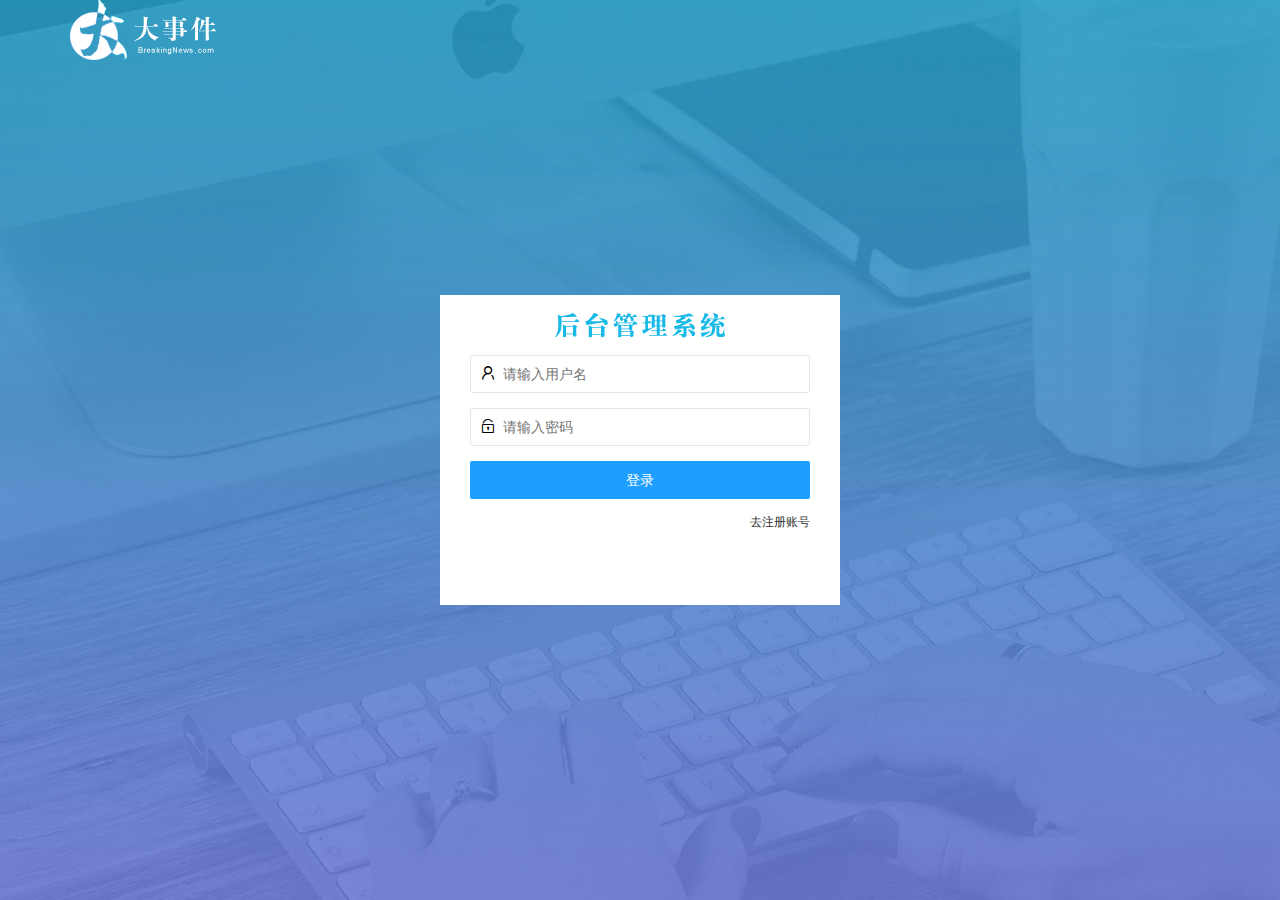
<file: login.html>
<!DOCTYPE html>
<html lang="en">
<head>
    <meta charset="UTF-8">
    <title>大事件-登录/注册</title>
    <!-- 导入 LayUI 的样式 -->
    <link rel="stylesheet" href="assets/lib/layui/css/layui.css">
    <!-- 导入login.css文件 -->
    <link rel="stylesheet" href="assets/css/login.css">
</head>
<body>
<!--  Logo 区 -->
<div class="layui-main">
    <img src="assets/images/logo.png" alt="" />
</div>

<!-- 登录注册区-->
<div class="loginAndRegBox">
    <div class="title-box"></div>
    <!-- 登录区 -->
    <div class="login-box">
        <form class="layui-form" id="form_login">
            <!-- 用户名 -->
            <div class="layui-form-item">
                <i class="layui-icon layui-icon-username"></i>
                <input type="text" name="username" required lay-verify="required" placeholder="请输入用户名" autocomplete="off" class="layui-input" />
            </div>
            <!-- 密码 -->
            <div class="layui-form-item">
                <i class="layui-icon layui-icon-password"></i>
                <input type="password" name="password" required lay-verify="required|pwd" placeholder="请输入密码" autocomplete="off" class="layui-input" />
            </div>
            <!-- 登录按钮 -->
            <div class="layui-form-item">
                <!-- 注意：表单提交按钮和普通按钮的区别，就是 lay-submit 属性 -->
                <button class="layui-btn layui-btn-fluid layui-btn-normal" lay-submit>登录</button>
            </div>
            <div class="layui-form-item links">
                <a href="javascript:;" id="link_reg">去注册账号</a>
            </div>
        </form>
    </div>
    <!-- 注册区 -->
    <div class="reg-box">
        <form class="layui-form" id="form_reg">
            <!-- 用户名 -->
            <div class="layui-form-item">
                <i class="layui-icon layui-icon-username"></i>
                <input type="text" name="username" required lay-verify="required" placeholder="请输入用户名" autocomplete="off" class="layui-input" />
            </div>
            <!-- 密码 -->
            <div class="layui-form-item">
                <i class="layui-icon layui-icon-password"></i>
                <input type="password" name="password" required lay-verify="required|pwd" placeholder="请输入密码" autocomplete="off" class="layui-input" />
            </div>
            <!-- 密码确认框 -->
            <div class="layui-form-item">
                <i class="layui-icon layui-icon-password"></i>
                <input type="password" name="repassword" required lay-verify="required|pwd|repwd" placeholder="再次确认密码" autocomplete="off" class="layui-input" />
            </div>
            <!-- 注册按钮 -->
            <div class="layui-form-item">
                <!-- 注意：表单提交按钮和普通按钮的区别，就是 lay-submit 属性 -->
                <button class="layui-btn layui-btn-fluid layui-btn-normal" lay-submit>注册</button>
            </div>
            <div class="layui-form-item links">
                <a href="javascript:;" id="link_login">去登录</a>
            </div>
        </form>
    </div>
</div>

<!-- 导入 Layui 的JS文件 -->
<script src="assets/lib/layui/layui.all.js"></script>
<!-- 导入 JQuery -->
<script src="assets/lib/jquery.js"></script>
<!-- 导入自己封装的 baseAPI.js -->
<script src="assets/js/baseAPI.js"></script>
<!-- 导入自己的 JavaScript 脚本 -->
<script src="assets/js/login.js"></script>
</body>
</html>
</file>
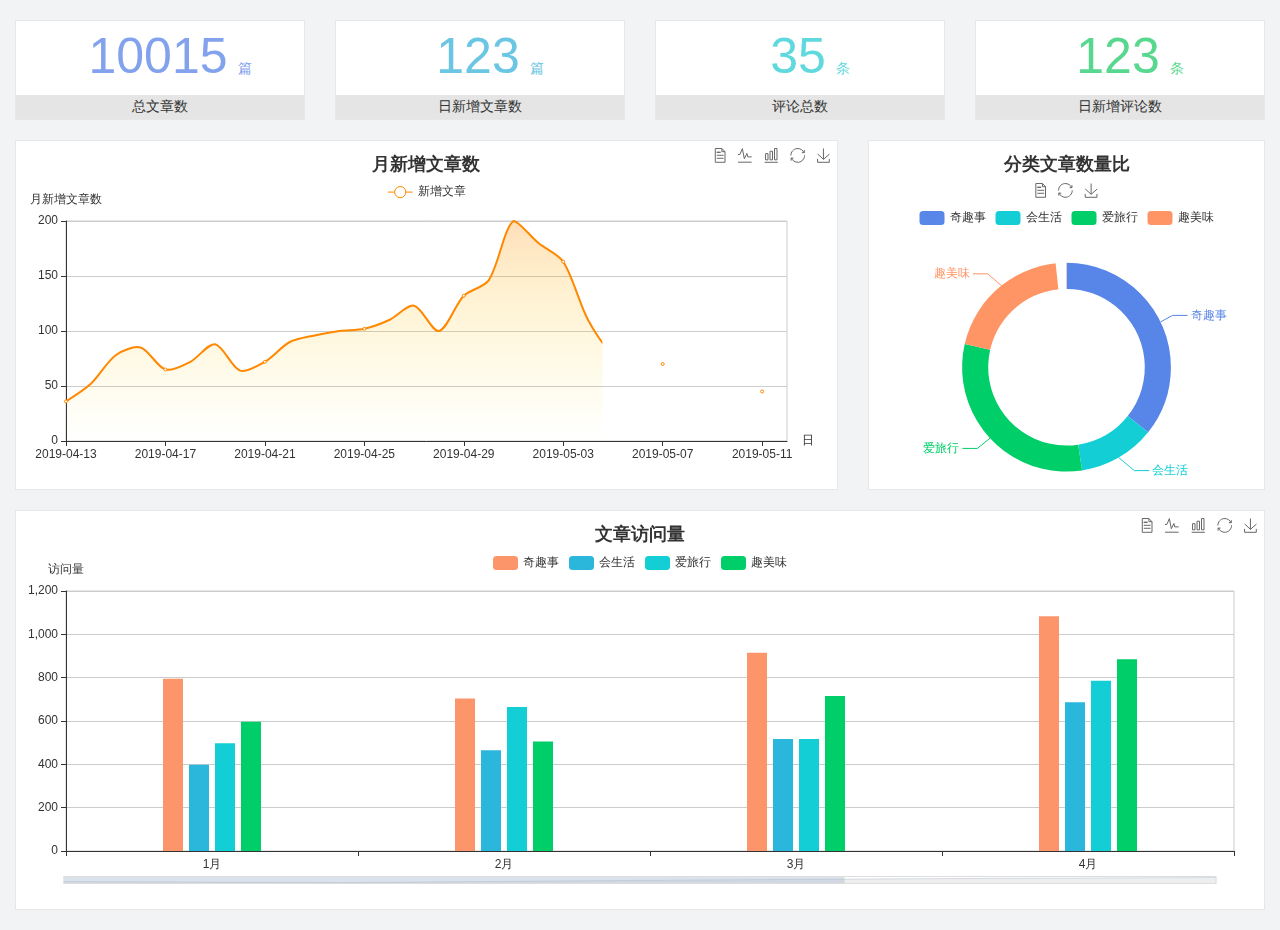
<file: home/dashboard.html>
<!DOCTYPE html>
<html lang="en">

<head>
  <meta charset="UTF-8">
  <meta name="viewport" content="width=device-width, initial-scale=1.0">
  <meta http-equiv="X-UA-Compatible" content="ie=edge">
  <title>图表统计</title>
    <link rel="stylesheet" href="../assets/lib/bootstrap.css">
    <link rel="stylesheet" href="../assets/lib/main.css">
    <script src="../assets/lib/jquery.js"></script>
    <script type="text/javascript" src="../assets/lib/echarts.min.js"></script>
</head>

<body>
  <div class="container-fluid">
    <div class="row spannel_list">
      <div class="col-sm-3 col-xs-6">
        <div class="spannel">
          <em>10015</em><span>篇</span>
          <b>总文章数</b>
        </div>
      </div>
      <div class="col-sm-3 col-xs-6">
        <div class="spannel scolor01">
          <em>123</em><span>篇</span>
          <b>日新增文章数</b>
        </div>
      </div>
      <div class="col-sm-3 col-xs-6">
        <div class="spannel scolor02">
          <em>35</em><span>条</span>
          <b>评论总数</b>
        </div>
      </div>
      <div class="col-sm-3 col-xs-6">
        <div class="spannel scolor03">
          <em>123</em><span>条</span>
          <b>日新增评论数</b>
        </div>
      </div>
    </div>
  </div>

  <div class="container-fluid">
    <div class="row curve-pie">
      <div class="col-lg-8 col-md-8">
        <div class="gragh_pannel" id="curve_show"></div>
      </div>
      <div class="col-lg-4 col-md-4">
        <div class="gragh_pannel" id="pie_show"></div>
      </div>
    </div>
  </div>

  <div class="container-fluid">
    <div class="column_pannel" id="column_show"></div>
  </div>

  <script>
    var oChart = echarts.init(document.getElementById('curve_show'));
    var aList_all = [
      { 'count': 36, 'date': '2019-04-13' },
      { 'count': 52, 'date': '2019-04-14' },
      { 'count': 78, 'date': '2019-04-15' },
      { 'count': 85, 'date': '2019-04-16' },
      { 'count': 65, 'date': '2019-04-17' },
      { 'count': 72, 'date': '2019-04-18' },
      { 'count': 88, 'date': '2019-04-19' },
      { 'count': 64, 'date': '2019-04-20' },
      { 'count': 72, 'date': '2019-04-21' },
      { 'count': 90, 'date': '2019-04-22' },
      { 'count': 96, 'date': '2019-04-23' },
      { 'count': 100, 'date': '2019-04-24' },
      { 'count': 102, 'date': '2019-04-25' },
      { 'count': 110, 'date': '2019-04-26' },
      { 'count': 123, 'date': '2019-04-27' },
      { 'count': 100, 'date': '2019-04-28' },
      { 'count': 132, 'date': '2019-04-29' },
      { 'count': 146, 'date': '2019-04-30' },
      { 'count': 200, 'date': '2019-05-01' },
      { 'count': 180, 'date': '2019-05-02' },
      { 'count': 163, 'date': '2019-05-03' },
      { 'count': 110, 'date': '2019-05-04' },
      { 'count': 80, 'date': '2019-05-05' },
      { 'count': 82, 'date': '2019-05-06' },
      { 'count': 70, 'date': '2019-05-07' },
      { 'count': 65, 'date': '2019-05-08' },
      { 'count': 54, 'date': '2019-05-09' },
      { 'count': 40, 'date': '2019-05-10' },
      { 'count': 45, 'date': '2019-05-11' },
      { 'count': 38, 'date': '2019-05-12' },
    ];

    let aCount = [];
    let aDate = [];

    for (var i = 0; i < aList_all.length; i++) {
      aCount.push(aList_all[i].count);
      aDate.push(aList_all[i].date);
    }

    var chartopt = {
      title: {
        text: '月新增文章数',
        left: 'center',
        top: '10'
      },
      tooltip: {
        trigger: 'axis'
      },
      legend: {
        data: ['新增文章'],
        top: '40'
      },
      toolbox: {
        show: true,
        feature: {
          mark: { show: true },
          dataView: { show: true, readOnly: false },
          magicType: { show: true, type: ['line', 'bar'] },
          restore: { show: true },
          saveAsImage: { show: true }
        }
      },
      calculable: true,
      xAxis: [
        {
          name: '日',
          type: 'category',
          boundaryGap: false,
          data: aDate
        }
      ],
      yAxis: [
        {
          name: '月新增文章数',
          type: 'value'
        }
      ],
      series: [
        {
          name: '新增文章',
          type: 'line',
          smooth: true,
          itemStyle: { normal: { areaStyle: { type: 'default' }, color: '#f80' }, lineStyle: { color: '#f80' } },
          data: aCount
        }],
      areaStyle: {
        normal: {
          color: new echarts.graphic.LinearGradient(0, 0, 0, 1, [{
            offset: 0,
            color: 'rgba(255,136,0,0.39)'
          }, {
            offset: .34,
            color: 'rgba(255,180,0,0.25)'
          }, {
            offset: 1,
            color: 'rgba(255,222,0,0.00)'
          }])

        }
      },
      grid: {
        show: true,
        x: 50,
        x2: 50,
        y: 80,
        height: 220
      }
    };

    oChart.setOption(chartopt);


    var oPie = echarts.init(document.getElementById('pie_show'));
    var oPieopt =
    {
      title: {
        top: 10,
        text: '分类文章数量比',
        x: 'center'
      },
      tooltip: {
        trigger: 'item',
        formatter: "{a} <br/>{b} : {c} ({d}%)"
      },
      color: ['#5885e8', '#13cfd5', '#00ce68', '#ff9565'],
      legend: {
        x: 'center',
        top: 65,
        data: ['奇趣事', '会生活', '爱旅行', '趣美味']
      },
      toolbox: {
        show: true,
        x: 'center',
        top: 35,
        feature: {
          mark: { show: true },
          dataView: { show: true, readOnly: false },
          magicType: {
            show: true,
            type: ['pie', 'funnel'],
            option: {
              funnel: {
                x: '25%',
                width: '50%',
                funnelAlign: 'left',
                max: 1548
              }
            }
          },
          restore: { show: true },
          saveAsImage: { show: true }
        }
      },
      calculable: true,
      series: [
        {
          name: '访问来源',
          type: 'pie',
          radius: ['45%', '60%'],
          center: ['50%', '65%'],
          data: [
            { value: 300, name: '奇趣事' },
            { value: 100, name: '会生活' },
            { value: 260, name: '爱旅行' },
            { value: 180, name: '趣美味' }
          ]
        }
      ]
    };
    oPie.setOption(oPieopt);



    var oColumn = this.echarts.init(document.getElementById('column_show'));
    var oColumnopt =
    {
      title: {
        text: '文章访问量',
        left: 'center',
        top: '10'
      },
      tooltip: {
        trigger: 'axis'
      },
      legend: {
        data: ['奇趣事', '会生活', '爱旅行', '趣美味'],
        top: '40'
      },
      toolbox: {
        show: true,
        feature: {
          mark: { show: true },
          dataView: { show: true, readOnly: false },
          magicType: { show: true, type: ['line', 'bar'] },
          restore: { show: true },
          saveAsImage: { show: true }
        }
      },
      calculable: true,
      xAxis: [
        {
          type: 'category',
          data: ['1月', '2月', '3月', '4月', '5月']
        }
      ],
      yAxis: [
        {
          name: '访问量',
          type: 'value'
        }
      ],
      series: [
        {
          name: '奇趣事',
          type: 'bar',
          barWidth: 20,
          itemStyle: {
            normal: { areaStyle: { type: 'default' }, color: '#fd956a' }
          },
          data: [800, 708, 920, 1090, 1200]
        },
        {
          name: '会生活',
          type: 'bar',
          barWidth: 20,
          itemStyle: {
            normal: { areaStyle: { type: 'default' }, color: '#2bb6db' }
          },
          data: [400, 468, 520, 690, 800]
        },
        {
          name: '爱旅行',
          type: 'bar',
          barWidth: 20,
          itemStyle: {
            normal: { areaStyle: { type: 'default' }, color: '#13cfd5' }
          },
          data: [500, 668, 520, 790, 900]
        },
        {
          name: '趣美味',
          type: 'bar',
          barWidth: 20,
          itemStyle: {
            normal: { areaStyle: { type: 'default' }, color: '#00ce68' }
          },
          data: [600, 508, 720, 890, 1000]
        }
      ],
      grid: {
        show: true,
        x: 50,
        x2: 30,
        y: 80,
        height: 260
      },
      dataZoom: [//给x轴设置滚动条
        {
          start: 0,//默认为0
          end: 100 - 1000 / 31,//默认为100
          type: 'slider',
          show: true,
          xAxisIndex: [0],
          handleSize: 0,//滑动条的 左右2个滑动条的大小
          height: 8,//组件高度
          left: 45, //左边的距离
          right: 50,//右边的距离
          bottom: 26,//右边的距离
          handleColor: '#ddd',//h滑动图标的颜色
          handleStyle: {
            borderColor: "#cacaca",
            borderWidth: "1",
            shadowBlur: 2,
            background: "#ddd",
            shadowColor: "#ddd",
          }
        }]
    };
    oColumn.setOption(oColumnopt);
  </script>
</body>
</html>
</file>
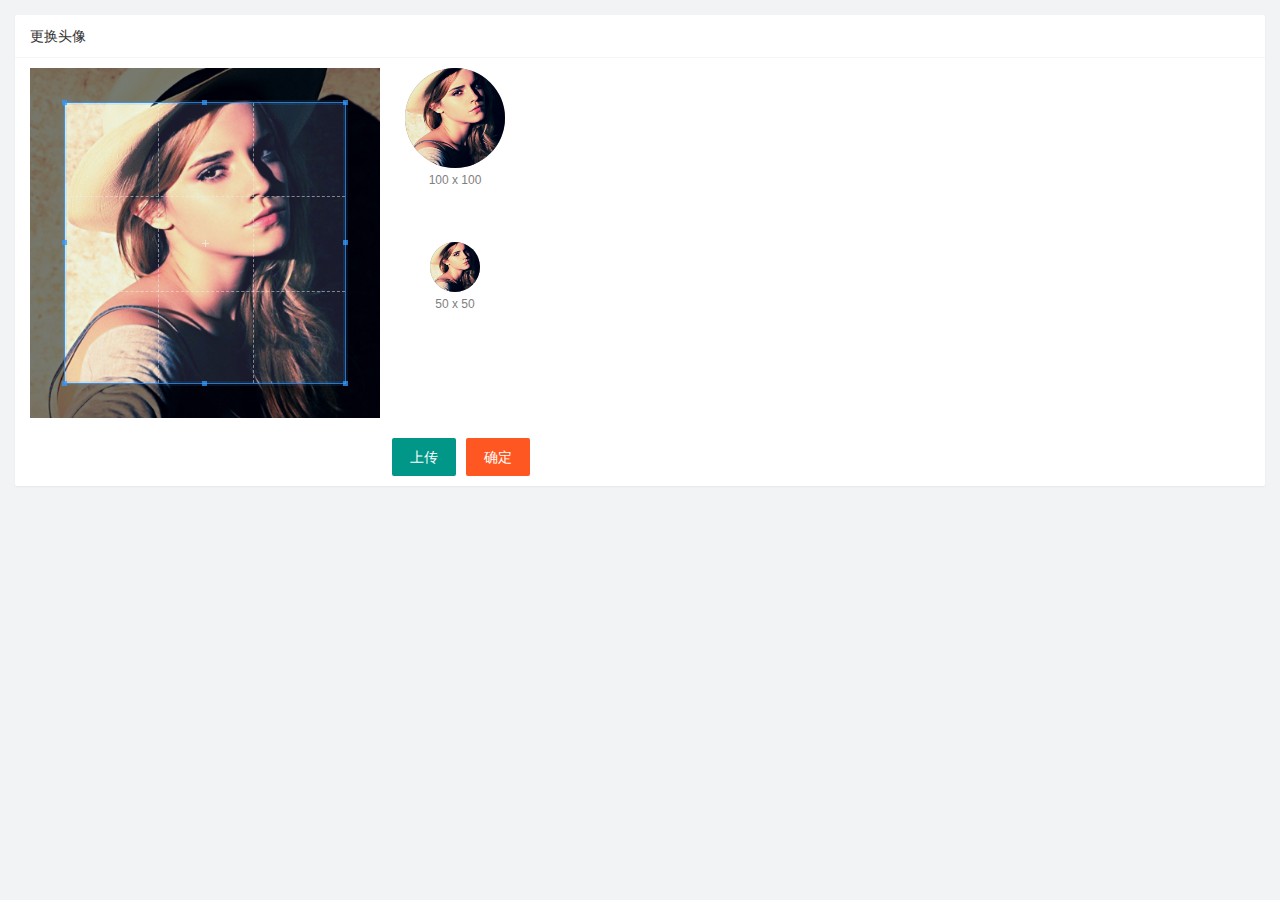
<file: user/user_avatar.html>
<!DOCTYPE html>
<html lang="en">
<head>
    <meta charset="UTF-8">
    <title>Title</title>
<!--    导入相关的css文件-->
    <link rel="stylesheet" href="../assets/lib/layui/css/layui.css">
    <link rel="stylesheet" href="../assets/css/user/user_avatar.css">
    <link rel="stylesheet" href="../assets/lib/cropper/cropper.css">
</head>
<body>
    <div class="layui-card">
        <div class="layui-card-header">更换头像</div>
        <div class="layui-card-body">
            <!-- 第一行的图片裁剪和预览区域 -->
            <div class="row1">
                <!-- 图片裁剪区域 -->
                <div class="cropper-box">
                    <!-- 这个 img 标签很重要，将来会把它初始化为裁剪区域 -->
                    <img id="image" src="../assets/images/sample.jpg" />
                </div>
                <!-- 图片的预览区域 -->
                <div class="preview-box">
                    <div>
                        <!-- 宽高为 100px 的预览区域 -->
                        <div class="img-preview w100"></div>
                        <p class="size">100 x 100</p>
                    </div>
                    <div>
                        <!-- 宽高为 50px 的预览区域 -->
                        <div class="img-preview w50"></div>
                        <p class="size">50 x 50</p>
                    </div>
                </div>
            </div>

            <!-- 第二行的按钮区域 -->
            <div class="row2">
<!--                accept可以选择文件的类型-->
                <input type="file" id="file" accept="image/png,image/jpeg">
                <button type="button" class="layui-btn" id="btnChooseImage">上传</button>
                <button type="button" class="layui-btn layui-btn-danger" id="btnUpload">确定</button>
            </div>
        </div>
    </div>

<!--引入相关的js文件-->
    <script src="../assets/lib/layui/layui.all.js"></script>
    <script src="../assets/lib/jquery.js"></script>
    <script src="../assets/lib/cropper/Cropper.js"></script>
    <script src="../assets/lib/cropper/jquery-cropper.js"></script>
    <script src="../assets/js/baseAPI.js"></script>
    <script src="../assets/js/user/user_avatar.js"></script>
</body>
</html>
</file>
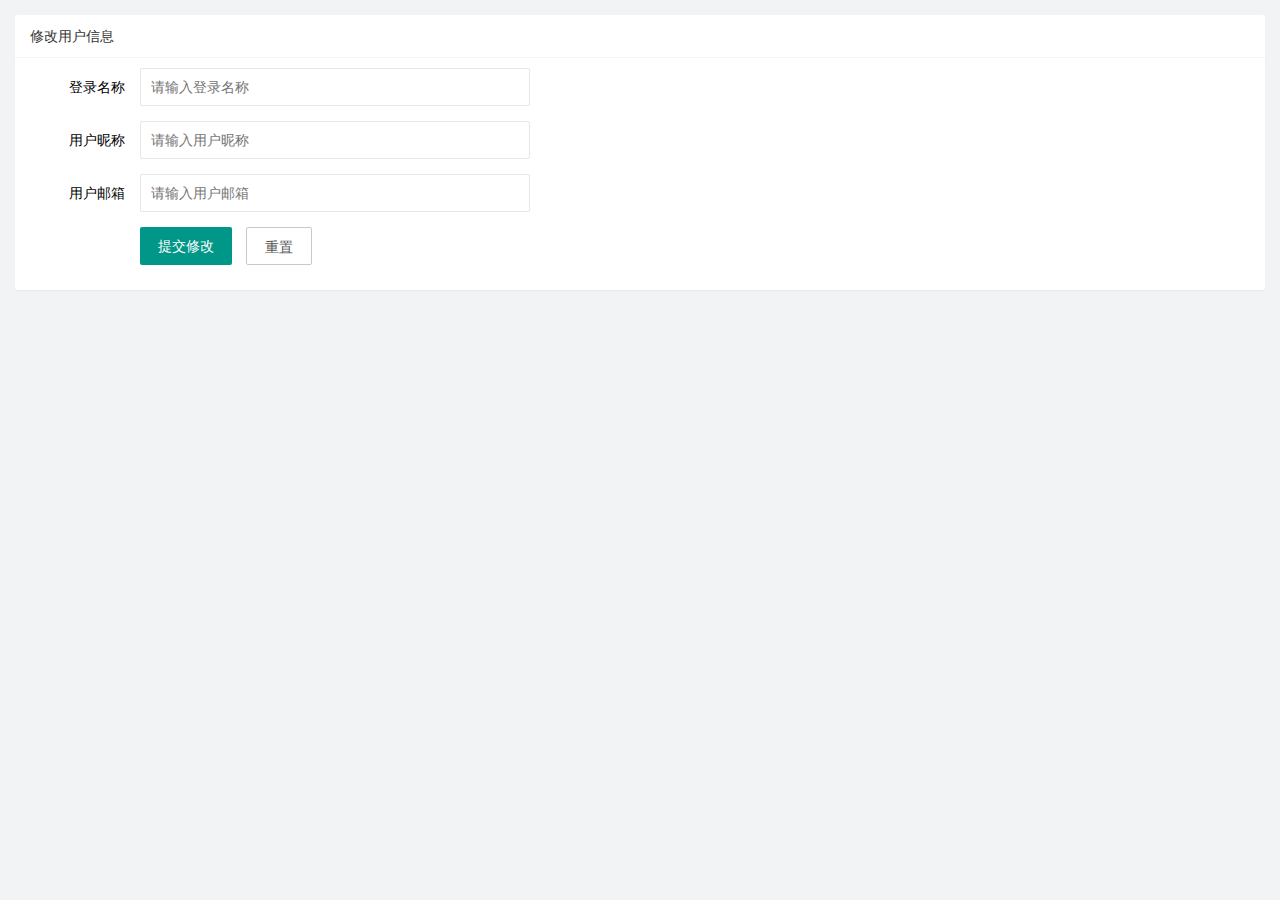
<file: user/user_info.html>
<!DOCTYPE html>
<html lang="en">
<head>
    <meta charset="UTF-8">
    <title>Title</title>
    <link rel="stylesheet" href="../assets/lib/layui/css/layui.css">
    <link rel="stylesheet" href="../assets/css/user/user_info.css">
</head>
<body>
    <div class="layui-card">
        <div class="layui-card-header">修改用户信息</div>
        <div class="layui-card-body">
            <form class="layui-form" action="" lay-filter="formUserInfo">
<!--                隐藏域-->
                <input type="hidden" name="id">
                <div class="layui-form-item">
                    <label class="layui-form-label">登录名称</label>
                    <div class="layui-input-block">
                        <input type="text" name="username" required  lay-verify="required" placeholder="请输入登录名称" autocomplete="off" class="layui-input" readonly>
                    </div>
                </div>
                <div class="layui-form-item">
                    <label class="layui-form-label">用户昵称</label>
                    <div class="layui-input-block">
                        <input type="text" name="nickname" required  lay-verify="required|nickname" placeholder="请输入用户昵称" autocomplete="off" class="layui-input">
                    </div>
                </div>
                <div class="layui-form-item">
                    <label class="layui-form-label">用户邮箱</label>
                    <div class="layui-input-block">
                        <input type="text" name="email" required  lay-verify="required|email" placeholder="请输入用户邮箱" autocomplete="off" class="layui-input">
                    </div>
                </div>
                <div class="layui-form-item">
                    <div class="layui-input-block">
                        <button class="layui-btn" lay-submit lay-filter="formDemo">提交修改</button>
                        <button type="reset" class="layui-btn layui-btn-primary" id="reBtn">重置</button>
                    </div>
                </div>
            </form>
        </div>
    </div>

<!--导入相关的js文件-->
    <script src="../assets/lib/layui/layui.all.js"></script>
    <script src="../assets/lib/jquery.js"></script>
    <script src="../assets/js/baseAPI.js"></script>
    <script src="../assets/js/user/user_info.js"></script>
</body>
</html>
</file>
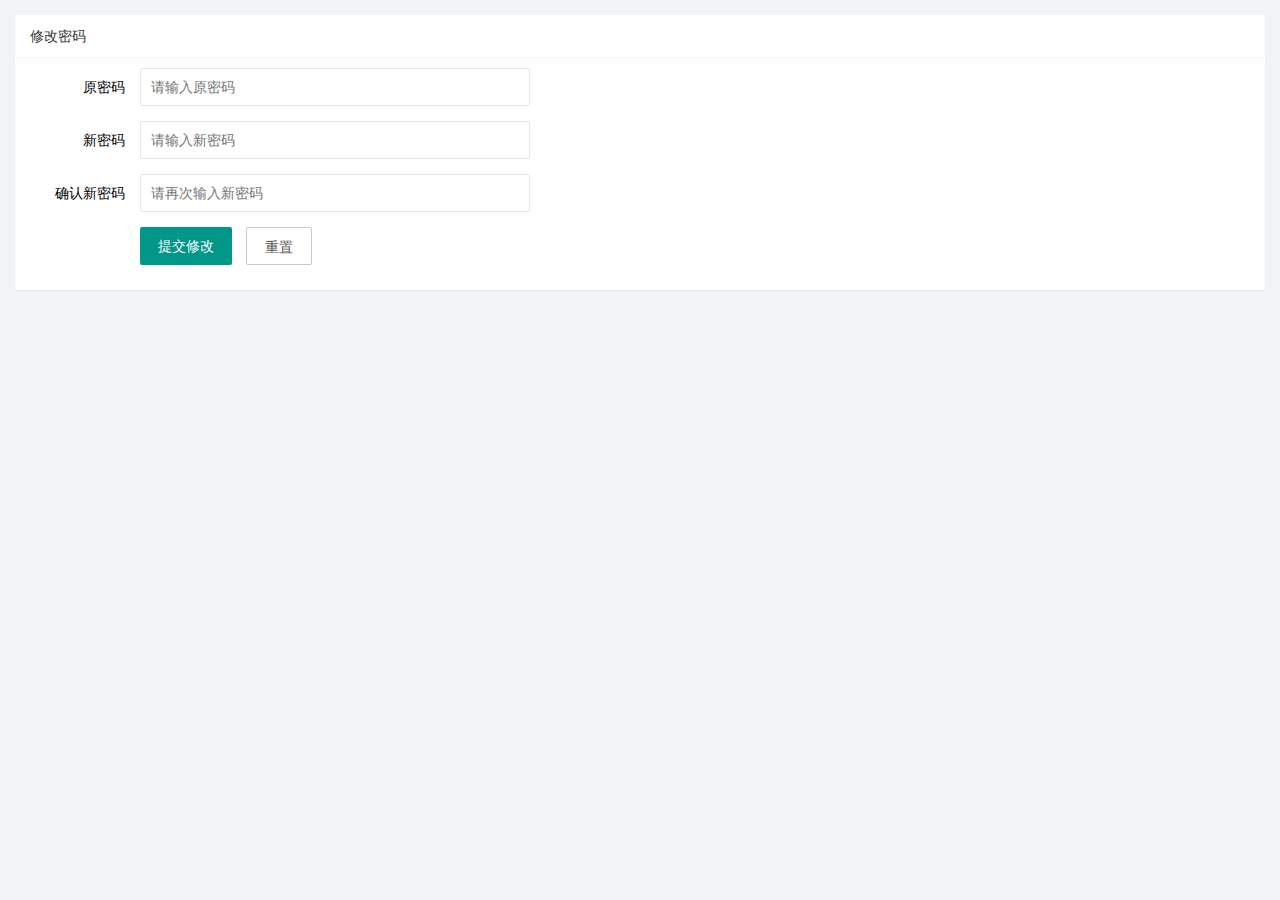
<file: user/user_pwd.html>
<!DOCTYPE html>
<html lang="en">
<head>
    <meta charset="UTF-8">
    <title>Title</title>
<!--    引入相关的的css文件-->
    <link rel="stylesheet" href="../assets/lib/layui/css/layui.css">
    <link rel="stylesheet" href="../assets/css/user/user_pwd.css">
</head>
<body>
<div class="layui-card">
    <div class="layui-card-header">修改密码</div>
    <div class="layui-card-body">
        <form class="layui-form">
            <div class="layui-form-item">
                <label class="layui-form-label">原密码</label>
                <div class="layui-input-block">
                    <input type="password" name="oldPwd" required  lay-verify="required|pwd" placeholder="请输入原密码" autocomplete="off" class="layui-input">
                </div>
            </div>
            <div class="layui-form-item">
                <label class="layui-form-label">新密码</label>
                <div class="layui-input-block">
                    <input type="password" name="newPwd" required  lay-verify="required|pwd|newPwd" placeholder="请输入新密码" autocomplete="off" class="layui-input">
                </div>
            </div>
            <div class="layui-form-item">
                <label class="layui-form-label">确认新密码</label>
                <div class="layui-input-block">
                    <input type="password" name="reNewPwd" required  lay-verify="required|pwd|rePwd" placeholder="请再次输入新密码" autocomplete="off" class="layui-input">
                </div>
            </div>
            <div class="layui-form-item">
                <div class="layui-input-block">
                    <button class="layui-btn" lay-submit lay-filter="formDemo">提交修改</button>
                    <button type="reset" class="layui-btn layui-btn-primary">重置</button>
                </div>
            </div>
        </form>
    </div>
</div>

<!--导入相关js文件-->
<script src="../assets/lib/layui/layui.all.js"></script>
<script src="../assets/lib/jquery.js"></script>
<script src="../assets/js/baseAPI.js"></script>
<script src="../assets/js/user/user_pwd.js"></script>
</body>
</html>
</file>
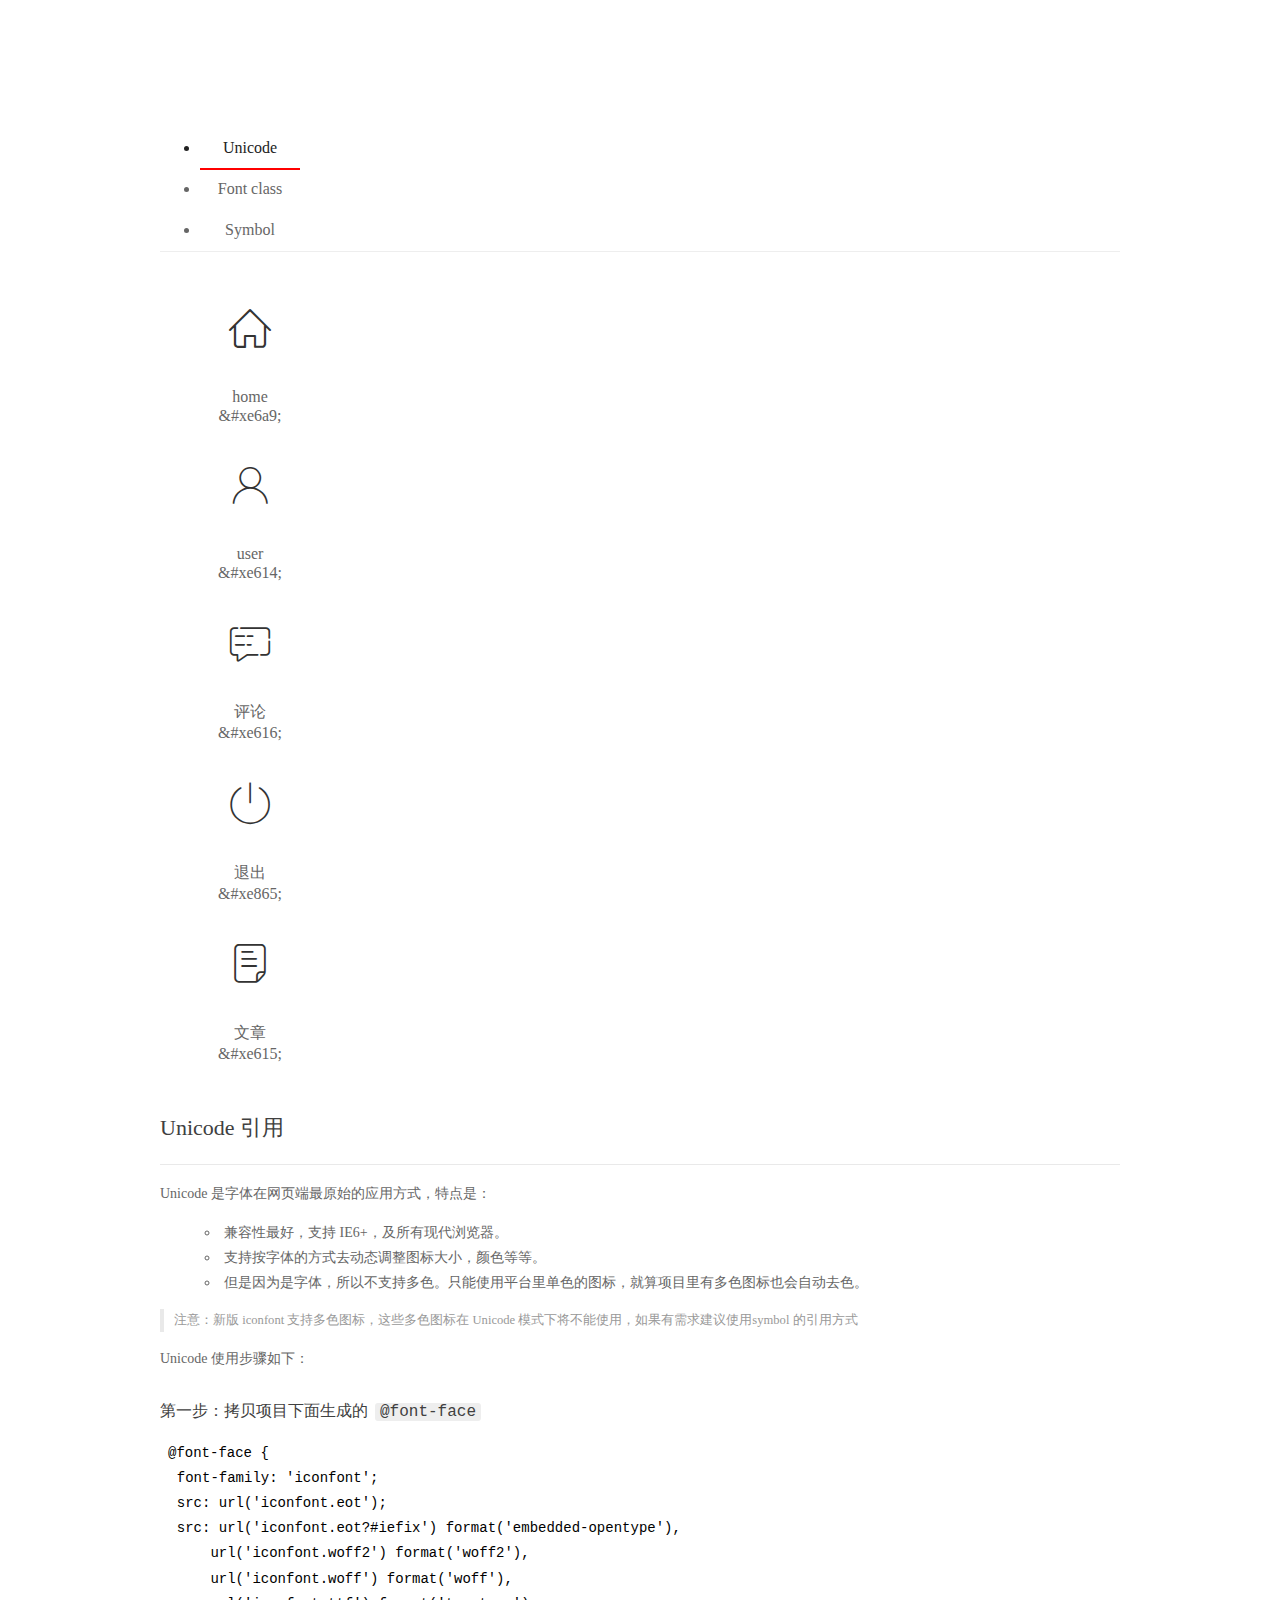
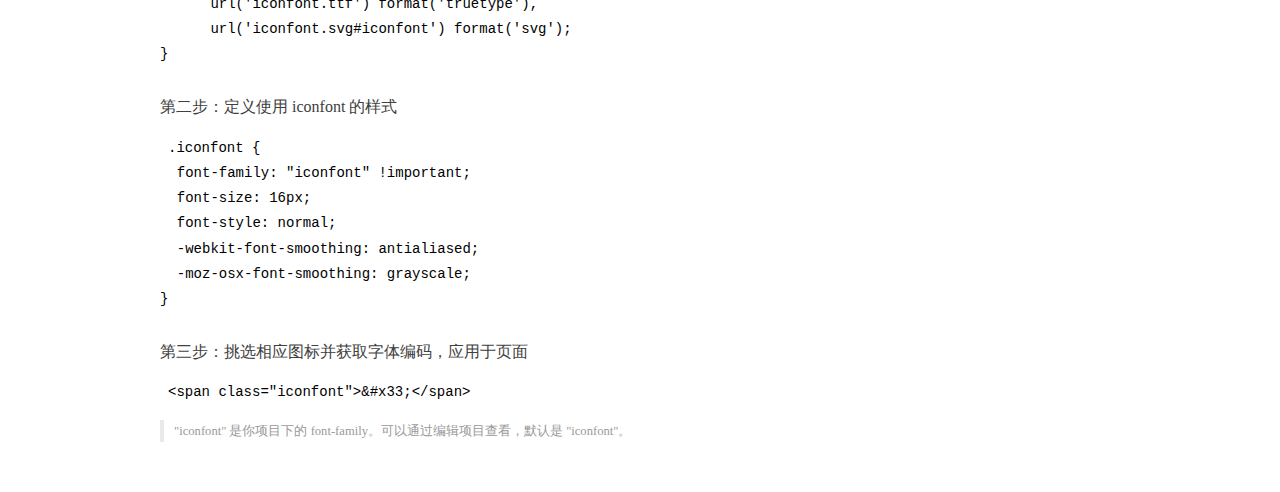
<file: assets/fonts/demo_index.html>
<!DOCTYPE html>
<html>
<head>
  <meta charset="utf-8"/>
  <title>IconFont Demo</title>
  <link rel="shortcut icon" href="https://gtms04.alicdn.com/tps/i4/TB1_oz6GVXXXXaFXpXXJDFnIXXX-64-64.ico" type="image/x-icon"/>
  <link rel="stylesheet" href="https://g.alicdn.com/thx/cube/1.3.2/cube.min.css">
  <link rel="stylesheet" href="demo.css">
  <link rel="stylesheet" href="iconfont.css">
  <script src="iconfont.js"></script>
  <!-- jQuery -->
  <script src="https://a1.alicdn.com/oss/uploads/2018/12/26/7bfddb60-08e8-11e9-9b04-53e73bb6408b.js"></script>
  <!-- 代码高亮 -->
  <script src="https://a1.alicdn.com/oss/uploads/2018/12/26/a3f714d0-08e6-11e9-8a15-ebf944d7534c.js"></script>
</head>
<body>
  <div class="main">
    <h1 class="logo"><a href="https://www.iconfont.cn/" title="iconfont 首页" target="_blank">&#xe86b;</a></h1>
    <div class="nav-tabs">
      <ul id="tabs" class="dib-box">
        <li class="dib active"><span>Unicode</span></li>
        <li class="dib"><span>Font class</span></li>
        <li class="dib"><span>Symbol</span></li>
      </ul>
      
    </div>
    <div class="tab-container">
      <div class="content unicode" style="display: block;">
          <ul class="icon_lists dib-box">
          
            <li class="dib">
              <span class="icon iconfont">&#xe6a9;</span>
                <div class="name">home</div>
                <div class="code-name">&amp;#xe6a9;</div>
              </li>
          
            <li class="dib">
              <span class="icon iconfont">&#xe614;</span>
                <div class="name">user</div>
                <div class="code-name">&amp;#xe614;</div>
              </li>
          
            <li class="dib">
              <span class="icon iconfont">&#xe616;</span>
                <div class="name">评论</div>
                <div class="code-name">&amp;#xe616;</div>
              </li>
          
            <li class="dib">
              <span class="icon iconfont">&#xe865;</span>
                <div class="name">退出</div>
                <div class="code-name">&amp;#xe865;</div>
              </li>
          
            <li class="dib">
              <span class="icon iconfont">&#xe615;</span>
                <div class="name">文章</div>
                <div class="code-name">&amp;#xe615;</div>
              </li>
          
          </ul>
          <div class="article markdown">
          <h2 id="unicode-">Unicode 引用</h2>
          <hr>

          <p>Unicode 是字体在网页端最原始的应用方式，特点是：</p>
          <ul>
            <li>兼容性最好，支持 IE6+，及所有现代浏览器。</li>
            <li>支持按字体的方式去动态调整图标大小，颜色等等。</li>
            <li>但是因为是字体，所以不支持多色。只能使用平台里单色的图标，就算项目里有多色图标也会自动去色。</li>
          </ul>
          <blockquote>
            <p>注意：新版 iconfont 支持多色图标，这些多色图标在 Unicode 模式下将不能使用，如果有需求建议使用symbol 的引用方式</p>
          </blockquote>
          <p>Unicode 使用步骤如下：</p>
          <h3 id="-font-face">第一步：拷贝项目下面生成的 <code>@font-face</code></h3>
<pre><code class="language-css"
>@font-face {
  font-family: 'iconfont';
  src: url('iconfont.eot');
  src: url('iconfont.eot?#iefix') format('embedded-opentype'),
      url('iconfont.woff2') format('woff2'),
      url('iconfont.woff') format('woff'),
      url('iconfont.ttf') format('truetype'),
      url('iconfont.svg#iconfont') format('svg');
}
</code></pre>
          <h3 id="-iconfont-">第二步：定义使用 iconfont 的样式</h3>
<pre><code class="language-css"
>.iconfont {
  font-family: "iconfont" !important;
  font-size: 16px;
  font-style: normal;
  -webkit-font-smoothing: antialiased;
  -moz-osx-font-smoothing: grayscale;
}
</code></pre>
          <h3 id="-">第三步：挑选相应图标并获取字体编码，应用于页面</h3>
<pre>
<code class="language-html"
>&lt;span class="iconfont"&gt;&amp;#x33;&lt;/span&gt;
</code></pre>
          <blockquote>
            <p>"iconfont" 是你项目下的 font-family。可以通过编辑项目查看，默认是 "iconfont"。</p>
          </blockquote>
          </div>
      </div>
      <div class="content font-class">
        <ul class="icon_lists dib-box">
          
          <li class="dib">
            <span class="icon iconfont icon-home"></span>
            <div class="name">
              home
            </div>
            <div class="code-name">.icon-home
            </div>
          </li>
          
          <li class="dib">
            <span class="icon iconfont icon-user"></span>
            <div class="name">
              user
            </div>
            <div class="code-name">.icon-user
            </div>
          </li>
          
          <li class="dib">
            <span class="icon iconfont icon-pinglun"></span>
            <div class="name">
              评论
            </div>
            <div class="code-name">.icon-pinglun
            </div>
          </li>
          
          <li class="dib">
            <span class="icon iconfont icon-tuichu"></span>
            <div class="name">
              退出
            </div>
            <div class="code-name">.icon-tuichu
            </div>
          </li>
          
          <li class="dib">
            <span class="icon iconfont icon-16"></span>
            <div class="name">
              文章
            </div>
            <div class="code-name">.icon-16
            </div>
          </li>
          
        </ul>
        <div class="article markdown">
        <h2 id="font-class-">font-class 引用</h2>
        <hr>

        <p>font-class 是 Unicode 使用方式的一种变种，主要是解决 Unicode 书写不直观，语意不明确的问题。</p>
        <p>与 Unicode 使用方式相比，具有如下特点：</p>
        <ul>
          <li>兼容性良好，支持 IE8+，及所有现代浏览器。</li>
          <li>相比于 Unicode 语意明确，书写更直观。可以很容易分辨这个 icon 是什么。</li>
          <li>因为使用 class 来定义图标，所以当要替换图标时，只需要修改 class 里面的 Unicode 引用。</li>
          <li>不过因为本质上还是使用的字体，所以多色图标还是不支持的。</li>
        </ul>
        <p>使用步骤如下：</p>
        <h3 id="-fontclass-">第一步：引入项目下面生成的 fontclass 代码：</h3>
<pre><code class="language-html">&lt;link rel="stylesheet" href="./iconfont.css"&gt;
</code></pre>
        <h3 id="-">第二步：挑选相应图标并获取类名，应用于页面：</h3>
<pre><code class="language-html">&lt;span class="iconfont icon-xxx"&gt;&lt;/span&gt;
</code></pre>
        <blockquote>
          <p>"
            iconfont" 是你项目下的 font-family。可以通过编辑项目查看，默认是 "iconfont"。</p>
        </blockquote>
      </div>
      </div>
      <div class="content symbol">
          <ul class="icon_lists dib-box">
          
            <li class="dib">
                <svg class="icon svg-icon" aria-hidden="true">
                  <use xlink:href="#icon-home"></use>
                </svg>
                <div class="name">home</div>
                <div class="code-name">#icon-home</div>
            </li>
          
            <li class="dib">
                <svg class="icon svg-icon" aria-hidden="true">
                  <use xlink:href="#icon-user"></use>
                </svg>
                <div class="name">user</div>
                <div class="code-name">#icon-user</div>
            </li>
          
            <li class="dib">
                <svg class="icon svg-icon" aria-hidden="true">
                  <use xlink:href="#icon-pinglun"></use>
                </svg>
                <div class="name">评论</div>
                <div class="code-name">#icon-pinglun</div>
            </li>
          
            <li class="dib">
                <svg class="icon svg-icon" aria-hidden="true">
                  <use xlink:href="#icon-tuichu"></use>
                </svg>
                <div class="name">退出</div>
                <div class="code-name">#icon-tuichu</div>
            </li>
          
            <li class="dib">
                <svg class="icon svg-icon" aria-hidden="true">
                  <use xlink:href="#icon-16"></use>
                </svg>
                <div class="name">文章</div>
                <div class="code-name">#icon-16</div>
            </li>
          
          </ul>
          <div class="article markdown">
          <h2 id="symbol-">Symbol 引用</h2>
          <hr>

          <p>这是一种全新的使用方式，应该说这才是未来的主流，也是平台目前推荐的用法。相关介绍可以参考这篇<a href="">文章</a>
            这种用法其实是做了一个 SVG 的集合，与另外两种相比具有如下特点：</p>
          <ul>
            <li>支持多色图标了，不再受单色限制。</li>
            <li>通过一些技巧，支持像字体那样，通过 <code>font-size</code>, <code>color</code> 来调整样式。</li>
            <li>兼容性较差，支持 IE9+，及现代浏览器。</li>
            <li>浏览器渲染 SVG 的性能一般，还不如 png。</li>
          </ul>
          <p>使用步骤如下：</p>
          <h3 id="-symbol-">第一步：引入项目下面生成的 symbol 代码：</h3>
<pre><code class="language-html">&lt;script src="./iconfont.js"&gt;&lt;/script&gt;
</code></pre>
          <h3 id="-css-">第二步：加入通用 CSS 代码（引入一次就行）：</h3>
<pre><code class="language-html">&lt;style&gt;
.icon {
  width: 1em;
  height: 1em;
  vertical-align: -0.15em;
  fill: currentColor;
  overflow: hidden;
}
&lt;/style&gt;
</code></pre>
          <h3 id="-">第三步：挑选相应图标并获取类名，应用于页面：</h3>
<pre><code class="language-html">&lt;svg class="icon" aria-hidden="true"&gt;
  &lt;use xlink:href="#icon-xxx"&gt;&lt;/use&gt;
&lt;/svg&gt;
</code></pre>
          </div>
      </div>

    </div>
  </div>
  <script>
  $(document).ready(function () {
      $('.tab-container .content:first').show()

      $('#tabs li').click(function (e) {
        var tabContent = $('.tab-container .content')
        var index = $(this).index()

        if ($(this).hasClass('active')) {
          return
        } else {
          $('#tabs li').removeClass('active')
          $(this).addClass('active')

          tabContent.hide().eq(index).fadeIn()
        }
      })
    })
  </script>
</body>
</html>
</file>
<file: assets/lib/layui/css/layui.css>
/** layui-v2.5.5 MIT License By https://www.layui.com */
 .layui-inline,img{display:inline-block;vertical-align:middle}h1,h2,h3,h4,h5,h6{font-weight:400}.layui-edge,.layui-header,.layui-inline,.layui-main{position:relative}.layui-body,.layui-edge,.layui-elip{overflow:hidden}.layui-btn,.layui-edge,.layui-inline,img{vertical-align:middle}.layui-btn,.layui-disabled,.layui-icon,.layui-unselect{-moz-user-select:none;-webkit-user-select:none;-ms-user-select:none}.layui-elip,.layui-form-checkbox span,.layui-form-pane .layui-form-label{text-overflow:ellipsis;white-space:nowrap}.layui-breadcrumb,.layui-tree-btnGroup{visibility:hidden}blockquote,body,button,dd,div,dl,dt,form,h1,h2,h3,h4,h5,h6,input,li,ol,p,pre,td,textarea,th,ul{margin:0;padding:0;-webkit-tap-highlight-color:rgba(0,0,0,0)}a:active,a:hover{outline:0}img{border:none}li{list-style:none}table{border-collapse:collapse;border-spacing:0}h4,h5,h6{font-size:100%}button,input,optgroup,option,select,textarea{font-family:inherit;font-size:inherit;font-style:inherit;font-weight:inherit;outline:0}pre{white-space:pre-wrap;white-space:-moz-pre-wrap;white-space:-pre-wrap;white-space:-o-pre-wrap;word-wrap:break-word}body{line-height:24px;font:14px Helvetica Neue,Helvetica,PingFang SC,Tahoma,Arial,sans-serif}hr{height:1px;margin:10px 0;border:0;clear:both}a{color:#333;text-decoration:none}a:hover{color:#777}a cite{font-style:normal;*cursor:pointer}.layui-border-box,.layui-border-box *{box-sizing:border-box}.layui-box,.layui-box *{box-sizing:content-box}.layui-clear{clear:both;*zoom:1}.layui-clear:after{content:'\20';clear:both;*zoom:1;display:block;height:0}.layui-inline{*display:inline;*zoom:1}.layui-edge{display:inline-block;width:0;height:0;border-width:6px;border-style:dashed;border-color:transparent}.layui-edge-top{top:-4px;border-bottom-color:#999;border-bottom-style:solid}.layui-edge-right{border-left-color:#999;border-left-style:solid}.layui-edge-bottom{top:2px;border-top-color:#999;border-top-style:solid}.layui-edge-left{border-right-color:#999;border-right-style:solid}.layui-disabled,.layui-disabled:hover{color:#d2d2d2!important;cursor:not-allowed!important}.layui-circle{border-radius:100%}.layui-show{display:block!important}.layui-hide{display:none!important}@font-face{font-family:layui-icon;src:url(../font/iconfont.eot?v=250);src:url(../font/iconfont.eot?v=250#iefix) format('embedded-opentype'),url(../font/iconfont.woff2?v=250) format('woff2'),url(../font/iconfont.woff?v=250) format('woff'),url(../font/iconfont.ttf?v=250) format('truetype'),url(../font/iconfont.svg?v=250#layui-icon) format('svg')}.layui-icon{font-family:layui-icon!important;font-size:16px;font-style:normal;-webkit-font-smoothing:antialiased;-moz-osx-font-smoothing:grayscale}.layui-icon-reply-fill:before{content:"\e611"}.layui-icon-set-fill:before{content:"\e614"}.layui-icon-menu-fill:before{content:"\e60f"}.layui-icon-search:before{content:"\e615"}.layui-icon-share:before{content:"\e641"}.layui-icon-set-sm:before{content:"\e620"}.layui-icon-engine:before{content:"\e628"}.layui-icon-close:before{content:"\1006"}.layui-icon-close-fill:before{content:"\1007"}.layui-icon-chart-screen:before{content:"\e629"}.layui-icon-star:before{content:"\e600"}.layui-icon-circle-dot:before{content:"\e617"}.layui-icon-chat:before{content:"\e606"}.layui-icon-release:before{content:"\e609"}.layui-icon-list:before{content:"\e60a"}.layui-icon-chart:before{content:"\e62c"}.layui-icon-ok-circle:before{content:"\1005"}.layui-icon-layim-theme:before{content:"\e61b"}.layui-icon-table:before{content:"\e62d"}.layui-icon-right:before{content:"\e602"}.layui-icon-left:before{content:"\e603"}.layui-icon-cart-simple:before{content:"\e698"}.layui-icon-face-cry:before{content:"\e69c"}.layui-icon-face-smile:before{content:"\e6af"}.layui-icon-survey:before{content:"\e6b2"}.layui-icon-tree:before{content:"\e62e"}.layui-icon-upload-circle:before{content:"\e62f"}.layui-icon-add-circle:before{content:"\e61f"}.layui-icon-download-circle:before{content:"\e601"}.layui-icon-templeate-1:before{content:"\e630"}.layui-icon-util:before{content:"\e631"}.layui-icon-face-surprised:before{content:"\e664"}.layui-icon-edit:before{content:"\e642"}.layui-icon-speaker:before{content:"\e645"}.layui-icon-down:before{content:"\e61a"}.layui-icon-file:before{content:"\e621"}.layui-icon-layouts:before{content:"\e632"}.layui-icon-rate-half:before{content:"\e6c9"}.layui-icon-add-circle-fine:before{content:"\e608"}.layui-icon-prev-circle:before{content:"\e633"}.layui-icon-read:before{content:"\e705"}.layui-icon-404:before{content:"\e61c"}.layui-icon-carousel:before{content:"\e634"}.layui-icon-help:before{content:"\e607"}.layui-icon-code-circle:before{content:"\e635"}.layui-icon-water:before{content:"\e636"}.layui-icon-username:before{content:"\e66f"}.layui-icon-find-fill:before{content:"\e670"}.layui-icon-about:before{content:"\e60b"}.layui-icon-location:before{content:"\e715"}.layui-icon-up:before{content:"\e619"}.layui-icon-pause:before{content:"\e651"}.layui-icon-date:before{content:"\e637"}.layui-icon-layim-uploadfile:before{content:"\e61d"}.layui-icon-delete:before{content:"\e640"}.layui-icon-play:before{content:"\e652"}.layui-icon-top:before{content:"\e604"}.layui-icon-friends:before{content:"\e612"}.layui-icon-refresh-3:before{content:"\e9aa"}.layui-icon-ok:before{content:"\e605"}.layui-icon-layer:before{content:"\e638"}.layui-icon-face-smile-fine:before{content:"\e60c"}.layui-icon-dollar:before{content:"\e659"}.layui-icon-group:before{content:"\e613"}.layui-icon-layim-download:before{content:"\e61e"}.layui-icon-picture-fine:before{content:"\e60d"}.layui-icon-link:before{content:"\e64c"}.layui-icon-diamond:before{content:"\e735"}.layui-icon-log:before{content:"\e60e"}.layui-icon-rate-solid:before{content:"\e67a"}.layui-icon-fonts-del:before{content:"\e64f"}.layui-icon-unlink:before{content:"\e64d"}.layui-icon-fonts-clear:before{content:"\e639"}.layui-icon-triangle-r:before{content:"\e623"}.layui-icon-circle:before{content:"\e63f"}.layui-icon-radio:before{content:"\e643"}.layui-icon-align-center:before{content:"\e647"}.layui-icon-align-right:before{content:"\e648"}.layui-icon-align-left:before{content:"\e649"}.layui-icon-loading-1:before{content:"\e63e"}.layui-icon-return:before{content:"\e65c"}.layui-icon-fonts-strong:before{content:"\e62b"}.layui-icon-upload:before{content:"\e67c"}.layui-icon-dialogue:before{content:"\e63a"}.layui-icon-video:before{content:"\e6ed"}.layui-icon-headset:before{content:"\e6fc"}.layui-icon-cellphone-fine:before{content:"\e63b"}.layui-icon-add-1:before{content:"\e654"}.layui-icon-face-smile-b:before{content:"\e650"}.layui-icon-fonts-html:before{content:"\e64b"}.layui-icon-form:before{content:"\e63c"}.layui-icon-cart:before{content:"\e657"}.layui-icon-camera-fill:before{content:"\e65d"}.layui-icon-tabs:before{content:"\e62a"}.layui-icon-fonts-code:before{content:"\e64e"}.layui-icon-fire:before{content:"\e756"}.layui-icon-set:before{content:"\e716"}.layui-icon-fonts-u:before{content:"\e646"}.layui-icon-triangle-d:before{content:"\e625"}.layui-icon-tips:before{content:"\e702"}.layui-icon-picture:before{content:"\e64a"}.layui-icon-more-vertical:before{content:"\e671"}.layui-icon-flag:before{content:"\e66c"}.layui-icon-loading:before{content:"\e63d"}.layui-icon-fonts-i:before{content:"\e644"}.layui-icon-refresh-1:before{content:"\e666"}.layui-icon-rmb:before{content:"\e65e"}.layui-icon-home:before{content:"\e68e"}.layui-icon-user:before{content:"\e770"}.layui-icon-notice:before{content:"\e667"}.layui-icon-login-weibo:before{content:"\e675"}.layui-icon-voice:before{content:"\e688"}.layui-icon-upload-drag:before{content:"\e681"}.layui-icon-login-qq:before{content:"\e676"}.layui-icon-snowflake:before{content:"\e6b1"}.layui-icon-file-b:before{content:"\e655"}.layui-icon-template:before{content:"\e663"}.layui-icon-auz:before{content:"\e672"}.layui-icon-console:before{content:"\e665"}.layui-icon-app:before{content:"\e653"}.layui-icon-prev:before{content:"\e65a"}.layui-icon-website:before{content:"\e7ae"}.layui-icon-next:before{content:"\e65b"}.layui-icon-component:before{content:"\e857"}.layui-icon-more:before{content:"\e65f"}.layui-icon-login-wechat:before{content:"\e677"}.layui-icon-shrink-right:before{content:"\e668"}.layui-icon-spread-left:before{content:"\e66b"}.layui-icon-camera:before{content:"\e660"}.layui-icon-note:before{content:"\e66e"}.layui-icon-refresh:before{content:"\e669"}.layui-icon-female:before{content:"\e661"}.layui-icon-male:before{content:"\e662"}.layui-icon-password:before{content:"\e673"}.layui-icon-senior:before{content:"\e674"}.layui-icon-theme:before{content:"\e66a"}.layui-icon-tread:before{content:"\e6c5"}.layui-icon-praise:before{content:"\e6c6"}.layui-icon-star-fill:before{content:"\e658"}.layui-icon-rate:before{content:"\e67b"}.layui-icon-template-1:before{content:"\e656"}.layui-icon-vercode:before{content:"\e679"}.layui-icon-cellphone:before{content:"\e678"}.layui-icon-screen-full:before{content:"\e622"}.layui-icon-screen-restore:before{content:"\e758"}.layui-icon-cols:before{content:"\e610"}.layui-icon-export:before{content:"\e67d"}.layui-icon-print:before{content:"\e66d"}.layui-icon-slider:before{content:"\e714"}.layui-icon-addition:before{content:"\e624"}.layui-icon-subtraction:before{content:"\e67e"}.layui-icon-service:before{content:"\e626"}.layui-icon-transfer:before{content:"\e691"}.layui-main{width:1140px;margin:0 auto}.layui-header{z-index:1000;height:60px}.layui-header a:hover{transition:all .5s;-webkit-transition:all .5s}.layui-side{position:fixed;left:0;top:0;bottom:0;z-index:999;width:200px;overflow-x:hidden}.layui-side-scroll{position:relative;width:220px;height:100%;overflow-x:hidden}.layui-body{position:absolute;left:200px;right:0;top:0;bottom:0;z-index:998;width:auto;overflow-y:auto;box-sizing:border-box}.layui-layout-body{overflow:hidden}.layui-layout-admin .layui-header{background-color:#23262E}.layui-layout-admin .layui-side{top:60px;width:200px;overflow-x:hidden}.layui-layout-admin .layui-body{position:fixed;top:60px;bottom:44px}.layui-layout-admin .layui-main{width:auto;margin:0 15px}.layui-layout-admin .layui-footer{position:fixed;left:200px;right:0;bottom:0;height:44px;line-height:44px;padding:0 15px;background-color:#eee}.layui-layout-admin .layui-logo{position:absolute;left:0;top:0;width:200px;height:100%;line-height:60px;text-align:center;color:#009688;font-size:16px}.layui-layout-admin .layui-header .layui-nav{background:0 0}.layui-layout-left{position:absolute!important;left:200px;top:0}.layui-layout-right{position:absolute!important;right:0;top:0}.layui-container{position:relative;margin:0 auto;padding:0 15px;box-sizing:border-box}.layui-fluid{position:relative;margin:0 auto;padding:0 15px}.layui-row:after,.layui-row:before{content:'';display:block;clear:both}.layui-col-lg1,.layui-col-lg10,.layui-col-lg11,.layui-col-lg12,.layui-col-lg2,.layui-col-lg3,.layui-col-lg4,.layui-col-lg5,.layui-col-lg6,.layui-col-lg7,.layui-col-lg8,.layui-col-lg9,.layui-col-md1,.layui-col-md10,.layui-col-md11,.layui-col-md12,.layui-col-md2,.layui-col-md3,.layui-col-md4,.layui-col-md5,.layui-col-md6,.layui-col-md7,.layui-col-md8,.layui-col-md9,.layui-col-sm1,.layui-col-sm10,.layui-col-sm11,.layui-col-sm12,.layui-col-sm2,.layui-col-sm3,.layui-col-sm4,.layui-col-sm5,.layui-col-sm6,.layui-col-sm7,.layui-col-sm8,.layui-col-sm9,.layui-col-xs1,.layui-col-xs10,.layui-col-xs11,.layui-col-xs12,.layui-col-xs2,.layui-col-xs3,.layui-col-xs4,.layui-col-xs5,.layui-col-xs6,.layui-col-xs7,.layui-col-xs8,.layui-col-xs9{position:relative;display:block;box-sizing:border-box}.layui-col-xs1,.layui-col-xs10,.layui-col-xs11,.layui-col-xs12,.layui-col-xs2,.layui-col-xs3,.layui-col-xs4,.layui-col-xs5,.layui-col-xs6,.layui-col-xs7,.layui-col-xs8,.layui-col-xs9{float:left}.layui-col-xs1{width:8.33333333%}.layui-col-xs2{width:16.66666667%}.layui-col-xs3{width:25%}.layui-col-xs4{width:33.33333333%}.layui-col-xs5{width:41.66666667%}.layui-col-xs6{width:50%}.layui-col-xs7{width:58.33333333%}.layui-col-xs8{width:66.66666667%}.layui-col-xs9{width:75%}.layui-col-xs10{width:83.33333333%}.layui-col-xs11{width:91.66666667%}.layui-col-xs12{width:100%}.layui-col-xs-offset1{margin-left:8.33333333%}.layui-col-xs-offset2{margin-left:16.66666667%}.layui-col-xs-offset3{margin-left:25%}.layui-col-xs-offset4{margin-left:33.33333333%}.layui-col-xs-offset5{margin-left:41.66666667%}.layui-col-xs-offset6{margin-left:50%}.layui-col-xs-offset7{margin-left:58.33333333%}.layui-col-xs-offset8{margin-left:66.66666667%}.layui-col-xs-offset9{margin-left:75%}.layui-col-xs-offset10{margin-left:83.33333333%}.layui-col-xs-offset11{margin-left:91.66666667%}.layui-col-xs-offset12{margin-left:100%}@media screen and (max-width:768px){.layui-hide-xs{display:none!important}.layui-show-xs-block{display:block!important}.layui-show-xs-inline{display:inline!important}.layui-show-xs-inline-block{display:inline-block!important}}@media screen and (min-width:768px){.layui-container{width:750px}.layui-hide-sm{display:none!important}.layui-show-sm-block{display:block!important}.layui-show-sm-inline{display:inline!important}.layui-show-sm-inline-block{display:inline-block!important}.layui-col-sm1,.layui-col-sm10,.layui-col-sm11,.layui-col-sm12,.layui-col-sm2,.layui-col-sm3,.layui-col-sm4,.layui-col-sm5,.layui-col-sm6,.layui-col-sm7,.layui-col-sm8,.layui-col-sm9{float:left}.layui-col-sm1{width:8.33333333%}.layui-col-sm2{width:16.66666667%}.layui-col-sm3{width:25%}.layui-col-sm4{width:33.33333333%}.layui-col-sm5{width:41.66666667%}.layui-col-sm6{width:50%}.layui-col-sm7{width:58.33333333%}.layui-col-sm8{width:66.66666667%}.layui-col-sm9{width:75%}.layui-col-sm10{width:83.33333333%}.layui-col-sm11{width:91.66666667%}.layui-col-sm12{width:100%}.layui-col-sm-offset1{margin-left:8.33333333%}.layui-col-sm-offset2{margin-left:16.66666667%}.layui-col-sm-offset3{margin-left:25%}.layui-col-sm-offset4{margin-left:33.33333333%}.layui-col-sm-offset5{margin-left:41.66666667%}.layui-col-sm-offset6{margin-left:50%}.layui-col-sm-offset7{margin-left:58.33333333%}.layui-col-sm-offset8{margin-left:66.66666667%}.layui-col-sm-offset9{margin-left:75%}.layui-col-sm-offset10{margin-left:83.33333333%}.layui-col-sm-offset11{margin-left:91.66666667%}.layui-col-sm-offset12{margin-left:100%}}@media screen and (min-width:992px){.layui-container{width:970px}.layui-hide-md{display:none!important}.layui-show-md-block{display:block!important}.layui-show-md-inline{display:inline!important}.layui-show-md-inline-block{display:inline-block!important}.layui-col-md1,.layui-col-md10,.layui-col-md11,.layui-col-md12,.layui-col-md2,.layui-col-md3,.layui-col-md4,.layui-col-md5,.layui-col-md6,.layui-col-md7,.layui-col-md8,.layui-col-md9{float:left}.layui-col-md1{width:8.33333333%}.layui-col-md2{width:16.66666667%}.layui-col-md3{width:25%}.layui-col-md4{width:33.33333333%}.layui-col-md5{width:41.66666667%}.layui-col-md6{width:50%}.layui-col-md7{width:58.33333333%}.layui-col-md8{width:66.66666667%}.layui-col-md9{width:75%}.layui-col-md10{width:83.33333333%}.layui-col-md11{width:91.66666667%}.layui-col-md12{width:100%}.layui-col-md-offset1{margin-left:8.33333333%}.layui-col-md-offset2{margin-left:16.66666667%}.layui-col-md-offset3{margin-left:25%}.layui-col-md-offset4{margin-left:33.33333333%}.layui-col-md-offset5{margin-left:41.66666667%}.layui-col-md-offset6{margin-left:50%}.layui-col-md-offset7{margin-left:58.33333333%}.layui-col-md-offset8{margin-left:66.66666667%}.layui-col-md-offset9{margin-left:75%}.layui-col-md-offset10{margin-left:83.33333333%}.layui-col-md-offset11{margin-left:91.66666667%}.layui-col-md-offset12{margin-left:100%}}@media screen and (min-width:1200px){.layui-container{width:1170px}.layui-hide-lg{display:none!important}.layui-show-lg-block{display:block!important}.layui-show-lg-inline{display:inline!important}.layui-show-lg-inline-block{display:inline-block!important}.layui-col-lg1,.layui-col-lg10,.layui-col-lg11,.layui-col-lg12,.layui-col-lg2,.layui-col-lg3,.layui-col-lg4,.layui-col-lg5,.layui-col-lg6,.layui-col-lg7,.layui-col-lg8,.layui-col-lg9{float:left}.layui-col-lg1{width:8.33333333%}.layui-col-lg2{width:16.66666667%}.layui-col-lg3{width:25%}.layui-col-lg4{width:33.33333333%}.layui-col-lg5{width:41.66666667%}.layui-col-lg6{width:50%}.layui-col-lg7{width:58.33333333%}.layui-col-lg8{width:66.66666667%}.layui-col-lg9{width:75%}.layui-col-lg10{width:83.33333333%}.layui-col-lg11{width:91.66666667%}.layui-col-lg12{width:100%}.layui-col-lg-offset1{margin-left:8.33333333%}.layui-col-lg-offset2{margin-left:16.66666667%}.layui-col-lg-offset3{margin-left:25%}.layui-col-lg-offset4{margin-left:33.33333333%}.layui-col-lg-offset5{margin-left:41.66666667%}.layui-col-lg-offset6{margin-left:50%}.layui-col-lg-offset7{margin-left:58.33333333%}.layui-col-lg-offset8{margin-left:66.66666667%}.layui-col-lg-offset9{margin-left:75%}.layui-col-lg-offset10{margin-left:83.33333333%}.layui-col-lg-offset11{margin-left:91.66666667%}.layui-col-lg-offset12{margin-left:100%}}.layui-col-space1{margin:-.5px}.layui-col-space1>*{padding:.5px}.layui-col-space3{margin:-1.5px}.layui-col-space3>*{padding:1.5px}.layui-col-space5{margin:-2.5px}.layui-col-space5>*{padding:2.5px}.layui-col-space8{margin:-3.5px}.layui-col-space8>*{padding:3.5px}.layui-col-space10{margin:-5px}.layui-col-space10>*{padding:5px}.layui-col-space12{margin:-6px}.layui-col-space12>*{padding:6px}.layui-col-space15{margin:-7.5px}.layui-col-space15>*{padding:7.5px}.layui-col-space18{margin:-9px}.layui-col-space18>*{padding:9px}.layui-col-space20{margin:-10px}.layui-col-space20>*{padding:10px}.layui-col-space22{margin:-11px}.layui-col-space22>*{padding:11px}.layui-col-space25{margin:-12.5px}.layui-col-space25>*{padding:12.5px}.layui-col-space30{margin:-15px}.layui-col-space30>*{padding:15px}.layui-btn,.layui-input,.layui-select,.layui-textarea,.layui-upload-button{outline:0;-webkit-appearance:none;transition:all .3s;-webkit-transition:all .3s;box-sizing:border-box}.layui-elem-quote{margin-bottom:10px;padding:15px;line-height:22px;border-left:5px solid #009688;border-radius:0 2px 2px 0;background-color:#f2f2f2}.layui-quote-nm{border-style:solid;border-width:1px 1px 1px 5px;background:0 0}.layui-elem-field{margin-bottom:10px;padding:0;border-width:1px;border-style:solid}.layui-elem-field legend{margin-left:20px;padding:0 10px;font-size:20px;font-weight:300}.layui-field-title{margin:10px 0 20px;border-width:1px 0 0}.layui-field-box{padding:10px 15px}.layui-field-title .layui-field-box{padding:10px 0}.layui-progress{position:relative;height:6px;border-radius:20px;background-color:#e2e2e2}.layui-progress-bar{position:absolute;left:0;top:0;width:0;max-width:100%;height:6px;border-radius:20px;text-align:right;background-color:#5FB878;transition:all .3s;-webkit-transition:all .3s}.layui-progress-big,.layui-progress-big .layui-progress-bar{height:18px;line-height:18px}.layui-progress-text{position:relative;top:-20px;line-height:18px;font-size:12px;color:#666}.layui-progress-big .layui-progress-text{position:static;padding:0 10px;color:#fff}.layui-collapse{border-width:1px;border-style:solid;border-radius:2px}.layui-colla-content,.layui-colla-item{border-top-width:1px;border-top-style:solid}.layui-colla-item:first-child{border-top:none}.layui-colla-title{position:relative;height:42px;line-height:42px;padding:0 15px 0 35px;color:#333;background-color:#f2f2f2;cursor:pointer;font-size:14px;overflow:hidden}.layui-colla-content{display:none;padding:10px 15px;line-height:22px;color:#666}.layui-colla-icon{position:absolute;left:15px;top:0;font-size:14px}.layui-card{margin-bottom:15px;border-radius:2px;background-color:#fff;box-shadow:0 1px 2px 0 rgba(0,0,0,.05)}.layui-card:last-child{margin-bottom:0}.layui-card-header{position:relative;height:42px;line-height:42px;padding:0 15px;border-bottom:1px solid #f6f6f6;color:#333;border-radius:2px 2px 0 0;font-size:14px}.layui-bg-black,.layui-bg-blue,.layui-bg-cyan,.layui-bg-green,.layui-bg-orange,.layui-bg-red{color:#fff!important}.layui-card-body{position:relative;padding:10px 15px;line-height:24px}.layui-card-body[pad15]{padding:15px}.layui-card-body[pad20]{padding:20px}.layui-card-body .layui-table{margin:5px 0}.layui-card .layui-tab{margin:0}.layui-panel-window{position:relative;padding:15px;border-radius:0;border-top:5px solid #E6E6E6;background-color:#fff}.layui-auxiliar-moving{position:fixed;left:0;right:0;top:0;bottom:0;width:100%;height:100%;background:0 0;z-index:9999999999}.layui-form-label,.layui-form-mid,.layui-form-select,.layui-input-block,.layui-input-inline,.layui-textarea{position:relative}.layui-bg-red{background-color:#FF5722!important}.layui-bg-orange{background-color:#FFB800!important}.layui-bg-green{background-color:#009688!important}.layui-bg-cyan{background-color:#2F4056!important}.layui-bg-blue{background-color:#1E9FFF!important}.layui-bg-black{background-color:#393D49!important}.layui-bg-gray{background-color:#eee!important;color:#666!important}.layui-badge-rim,.layui-colla-content,.layui-colla-item,.layui-collapse,.layui-elem-field,.layui-form-pane .layui-form-item[pane],.layui-form-pane .layui-form-label,.layui-input,.layui-layedit,.layui-layedit-tool,.layui-quote-nm,.layui-select,.layui-tab-bar,.layui-tab-card,.layui-tab-title,.layui-tab-title .layui-this:after,.layui-textarea{border-color:#e6e6e6}.layui-timeline-item:before,hr{background-color:#e6e6e6}.layui-text{line-height:22px;font-size:14px;color:#666}.layui-text h1,.layui-text h2,.layui-text h3{font-weight:500;color:#333}.layui-text h1{font-size:30px}.layui-text h2{font-size:24px}.layui-text h3{font-size:18px}.layui-text a:not(.layui-btn){color:#01AAED}.layui-text a:not(.layui-btn):hover{text-decoration:underline}.layui-text ul{padding:5px 0 5px 15px}.layui-text ul li{margin-top:5px;list-style-type:disc}.layui-text em,.layui-word-aux{color:#999!important;padding:0 5px!important}.layui-btn{display:inline-block;height:38px;line-height:38px;padding:0 18px;background-color:#009688;color:#fff;white-space:nowrap;text-align:center;font-size:14px;border:none;border-radius:2px;cursor:pointer}.layui-btn:hover{opacity:.8;filter:alpha(opacity=80);color:#fff}.layui-btn:active{opacity:1;filter:alpha(opacity=100)}.layui-btn+.layui-btn{margin-left:10px}.layui-btn-container{font-size:0}.layui-btn-container .layui-btn{margin-right:10px;margin-bottom:10px}.layui-btn-container .layui-btn+.layui-btn{margin-left:0}.layui-table .layui-btn-container .layui-btn{margin-bottom:9px}.layui-btn-radius{border-radius:100px}.layui-btn .layui-icon{margin-right:3px;font-size:18px;vertical-align:bottom;vertical-align:middle\9}.layui-btn-primary{border:1px solid #C9C9C9;background-color:#fff;color:#555}.layui-btn-primary:hover{border-color:#009688;color:#333}.layui-btn-normal{background-color:#1E9FFF}.layui-btn-warm{background-color:#FFB800}.layui-btn-danger{background-color:#FF5722}.layui-btn-checked{background-color:#5FB878}.layui-btn-disabled,.layui-btn-disabled:active,.layui-btn-disabled:hover{border:1px solid #e6e6e6;background-color:#FBFBFB;color:#C9C9C9;cursor:not-allowed;opacity:1}.layui-btn-lg{height:44px;line-height:44px;padding:0 25px;font-size:16px}.layui-btn-sm{height:30px;line-height:30px;padding:0 10px;font-size:12px}.layui-btn-sm i{font-size:16px!important}.layui-btn-xs{height:22px;line-height:22px;padding:0 5px;font-size:12px}.layui-btn-xs i{font-size:14px!important}.layui-btn-group{display:inline-block;vertical-align:middle;font-size:0}.layui-btn-group .layui-btn{margin-left:0!important;margin-right:0!important;border-left:1px solid rgba(255,255,255,.5);border-radius:0}.layui-btn-group .layui-btn-primary{border-left:none}.layui-btn-group .layui-btn-primary:hover{border-color:#C9C9C9;color:#009688}.layui-btn-group .layui-btn:first-child{border-left:none;border-radius:2px 0 0 2px}.layui-btn-group .layui-btn-primary:first-child{border-left:1px solid #c9c9c9}.layui-btn-group .layui-btn:last-child{border-radius:0 2px 2px 0}.layui-btn-group .layui-btn+.layui-btn{margin-left:0}.layui-btn-group+.layui-btn-group{margin-left:10px}.layui-btn-fluid{width:100%}.layui-input,.layui-select,.layui-textarea{height:38px;line-height:1.3;line-height:38px\9;border-width:1px;border-style:solid;background-color:#fff;border-radius:2px}.layui-input::-webkit-input-placeholder,.layui-select::-webkit-input-placeholder,.layui-textarea::-webkit-input-placeholder{line-height:1.3}.layui-input,.layui-textarea{display:block;width:100%;padding-left:10px}.layui-input:hover,.layui-textarea:hover{border-color:#D2D2D2!important}.layui-input:focus,.layui-textarea:focus{border-color:#C9C9C9!important}.layui-textarea{min-height:100px;height:auto;line-height:20px;padding:6px 10px;resize:vertical}.layui-select{padding:0 10px}.layui-form input[type=checkbox],.layui-form input[type=radio],.layui-form select{display:none}.layui-form [lay-ignore]{display:initial}.layui-form-item{margin-bottom:15px;clear:both;*zoom:1}.layui-form-item:after{content:'\20';clear:both;*zoom:1;display:block;height:0}.layui-form-label{float:left;display:block;padding:9px 15px;width:80px;font-weight:400;line-height:20px;text-align:right}.layui-form-label-col{display:block;float:none;padding:9px 0;line-height:20px;text-align:left}.layui-form-item .layui-inline{margin-bottom:5px;margin-right:10px}.layui-input-block{margin-left:110px;min-height:36px}.layui-input-inline{display:inline-block;vertical-align:middle}.layui-form-item .layui-input-inline{float:left;width:190px;margin-right:10px}.layui-form-text .layui-input-inline{width:auto}.layui-form-mid{float:left;display:block;padding:9px 0!important;line-height:20px;margin-right:10px}.layui-form-danger+.layui-form-select .layui-input,.layui-form-danger:focus{border-color:#FF5722!important}.layui-form-select .layui-input{padding-right:30px;cursor:pointer}.layui-form-select .layui-edge{position:absolute;right:10px;top:50%;margin-top:-3px;cursor:pointer;border-width:6px;border-top-color:#c2c2c2;border-top-style:solid;transition:all .3s;-webkit-transition:all .3s}.layui-form-select dl{display:none;position:absolute;left:0;top:42px;padding:5px 0;z-index:899;min-width:100%;border:1px solid #d2d2d2;max-height:300px;overflow-y:auto;background-color:#fff;border-radius:2px;box-shadow:0 2px 4px rgba(0,0,0,.12);box-sizing:border-box}.layui-form-select dl dd,.layui-form-select dl dt{padding:0 10px;line-height:36px;white-space:nowrap;overflow:hidden;text-overflow:ellipsis}.layui-form-select dl dt{font-size:12px;color:#999}.layui-form-select dl dd{cursor:pointer}.layui-form-select dl dd:hover{background-color:#f2f2f2;-webkit-transition:.5s all;transition:.5s all}.layui-form-select .layui-select-group dd{padding-left:20px}.layui-form-select dl dd.layui-select-tips{padding-left:10px!important;color:#999}.layui-form-select dl dd.layui-this{background-color:#5FB878;color:#fff}.layui-form-checkbox,.layui-form-select dl dd.layui-disabled{background-color:#fff}.layui-form-selected dl{display:block}.layui-form-checkbox,.layui-form-checkbox *,.layui-form-switch{display:inline-block;vertical-align:middle}.layui-form-selected .layui-edge{margin-top:-9px;-webkit-transform:rotate(180deg);transform:rotate(180deg);margin-top:-3px\9}:root .layui-form-selected .layui-edge{margin-top:-9px\0/IE9}.layui-form-selectup dl{top:auto;bottom:42px}.layui-select-none{margin:5px 0;text-align:center;color:#999}.layui-select-disabled .layui-disabled{border-color:#eee!important}.layui-select-disabled .layui-edge{border-top-color:#d2d2d2}.layui-form-checkbox{position:relative;height:30px;line-height:30px;margin-right:10px;padding-right:30px;cursor:pointer;font-size:0;-webkit-transition:.1s linear;transition:.1s linear;box-sizing:border-box}.layui-form-checkbox span{padding:0 10px;height:100%;font-size:14px;border-radius:2px 0 0 2px;background-color:#d2d2d2;color:#fff;overflow:hidden}.layui-form-checkbox:hover span{background-color:#c2c2c2}.layui-form-checkbox i{position:absolute;right:0;top:0;width:30px;height:28px;border:1px solid #d2d2d2;border-left:none;border-radius:0 2px 2px 0;color:#fff;font-size:20px;text-align:center}.layui-form-checkbox:hover i{border-color:#c2c2c2;color:#c2c2c2}.layui-form-checked,.layui-form-checked:hover{border-color:#5FB878}.layui-form-checked span,.layui-form-checked:hover span{background-color:#5FB878}.layui-form-checked i,.layui-form-checked:hover i{color:#5FB878}.layui-form-item .layui-form-checkbox{margin-top:4px}.layui-form-checkbox[lay-skin=primary]{height:auto!important;line-height:normal!important;min-width:18px;min-height:18px;border:none!important;margin-right:0;padding-left:28px;padding-right:0;background:0 0}.layui-form-checkbox[lay-skin=primary] span{padding-left:0;padding-right:15px;line-height:18px;background:0 0;color:#666}.layui-form-checkbox[lay-skin=primary] i{right:auto;left:0;width:16px;height:16px;line-height:16px;border:1px solid #d2d2d2;font-size:12px;border-radius:2px;background-color:#fff;-webkit-transition:.1s linear;transition:.1s linear}.layui-form-checkbox[lay-skin=primary]:hover i{border-color:#5FB878;color:#fff}.layui-form-checked[lay-skin=primary] i{border-color:#5FB878!important;background-color:#5FB878;color:#fff}.layui-checkbox-disbaled[lay-skin=primary] span{background:0 0!important;color:#c2c2c2}.layui-checkbox-disbaled[lay-skin=primary]:hover i{border-color:#d2d2d2}.layui-form-item .layui-form-checkbox[lay-skin=primary]{margin-top:10px}.layui-form-switch{position:relative;height:22px;line-height:22px;min-width:35px;padding:0 5px;margin-top:8px;border:1px solid #d2d2d2;border-radius:20px;cursor:pointer;background-color:#fff;-webkit-transition:.1s linear;transition:.1s linear}.layui-form-switch i{position:absolute;left:5px;top:3px;width:16px;height:16px;border-radius:20px;background-color:#d2d2d2;-webkit-transition:.1s linear;transition:.1s linear}.layui-form-switch em{position:relative;top:0;width:25px;margin-left:21px;padding:0!important;text-align:center!important;color:#999!important;font-style:normal!important;font-size:12px}.layui-form-onswitch{border-color:#5FB878;background-color:#5FB878}.layui-checkbox-disbaled,.layui-checkbox-disbaled i{border-color:#e2e2e2!important}.layui-form-onswitch i{left:100%;margin-left:-21px;background-color:#fff}.layui-form-onswitch em{margin-left:5px;margin-right:21px;color:#fff!important}.layui-checkbox-disbaled span{background-color:#e2e2e2!important}.layui-checkbox-disbaled:hover i{color:#fff!important}[lay-radio]{display:none}.layui-form-radio,.layui-form-radio *{display:inline-block;vertical-align:middle}.layui-form-radio{line-height:28px;margin:6px 10px 0 0;padding-right:10px;cursor:pointer;font-size:0}.layui-form-radio *{font-size:14px}.layui-form-radio>i{margin-right:8px;font-size:22px;color:#c2c2c2}.layui-form-radio>i:hover,.layui-form-radioed>i{color:#5FB878}.layui-radio-disbaled>i{color:#e2e2e2!important}.layui-form-pane .layui-form-label{width:110px;padding:8px 15px;height:38px;line-height:20px;border-width:1px;border-style:solid;border-radius:2px 0 0 2px;text-align:center;background-color:#FBFBFB;overflow:hidden;box-sizing:border-box}.layui-form-pane .layui-input-inline{margin-left:-1px}.layui-form-pane .layui-input-block{margin-left:110px;left:-1px}.layui-form-pane .layui-input{border-radius:0 2px 2px 0}.layui-form-pane .layui-form-text .layui-form-label{float:none;width:100%;border-radius:2px;box-sizing:border-box;text-align:left}.layui-form-pane .layui-form-text .layui-input-inline{display:block;margin:0;top:-1px;clear:both}.layui-form-pane .layui-form-text .layui-input-block{margin:0;left:0;top:-1px}.layui-form-pane .layui-form-text .layui-textarea{min-height:100px;border-radius:0 0 2px 2px}.layui-form-pane .layui-form-checkbox{margin:4px 0 4px 10px}.layui-form-pane .layui-form-radio,.layui-form-pane .layui-form-switch{margin-top:6px;margin-left:10px}.layui-form-pane .layui-form-item[pane]{position:relative;border-width:1px;border-style:solid}.layui-form-pane .layui-form-item[pane] .layui-form-label{position:absolute;left:0;top:0;height:100%;border-width:0 1px 0 0}.layui-form-pane .layui-form-item[pane] .layui-input-inline{margin-left:110px}@media screen and (max-width:450px){.layui-form-item .layui-form-label{text-overflow:ellipsis;overflow:hidden;white-space:nowrap}.layui-form-item .layui-inline{display:block;margin-right:0;margin-bottom:20px;clear:both}.layui-form-item .layui-inline:after{content:'\20';clear:both;display:block;height:0}.layui-form-item .layui-input-inline{display:block;float:none;left:-3px;width:auto;margin:0 0 10px 112px}.layui-form-item .layui-input-inline+.layui-form-mid{margin-left:110px;top:-5px;padding:0}.layui-form-item .layui-form-checkbox{margin-right:5px;margin-bottom:5px}}.layui-layedit{border-width:1px;border-style:solid;border-radius:2px}.layui-layedit-tool{padding:3px 5px;border-bottom-width:1px;border-bottom-style:solid;font-size:0}.layedit-tool-fixed{position:fixed;top:0;border-top:1px solid #e2e2e2}.layui-layedit-tool .layedit-tool-mid,.layui-layedit-tool .layui-icon{display:inline-block;vertical-align:middle;text-align:center;font-size:14px}.layui-layedit-tool .layui-icon{position:relative;width:32px;height:30px;line-height:30px;margin:3px 5px;color:#777;cursor:pointer;border-radius:2px}.layui-layedit-tool .layui-icon:hover{color:#393D49}.layui-layedit-tool .layui-icon:active{color:#000}.layui-layedit-tool .layedit-tool-active{background-color:#e2e2e2;color:#000}.layui-layedit-tool .layui-disabled,.layui-layedit-tool .layui-disabled:hover{color:#d2d2d2;cursor:not-allowed}.layui-layedit-tool .layedit-tool-mid{width:1px;height:18px;margin:0 10px;background-color:#d2d2d2}.layedit-tool-html{width:50px!important;font-size:30px!important}.layedit-tool-b,.layedit-tool-code,.layedit-tool-help{font-size:16px!important}.layedit-tool-d,.layedit-tool-face,.layedit-tool-image,.layedit-tool-unlink{font-size:18px!important}.layedit-tool-image input{position:absolute;font-size:0;left:0;top:0;width:100%;height:100%;opacity:.01;filter:Alpha(opacity=1);cursor:pointer}.layui-layedit-iframe iframe{display:block;width:100%}#LAY_layedit_code{overflow:hidden}.layui-laypage{display:inline-block;*display:inline;*zoom:1;vertical-align:middle;margin:10px 0;font-size:0}.layui-laypage>a:first-child,.layui-laypage>a:first-child em{border-radius:2px 0 0 2px}.layui-laypage>a:last-child,.layui-laypage>a:last-child em{border-radius:0 2px 2px 0}.layui-laypage>:first-child{margin-left:0!important}.layui-laypage>:last-child{margin-right:0!important}.layui-laypage a,.layui-laypage button,.layui-laypage input,.layui-laypage select,.layui-laypage span{border:1px solid #e2e2e2}.layui-laypage a,.layui-laypage span{display:inline-block;*display:inline;*zoom:1;vertical-align:middle;padding:0 15px;height:28px;line-height:28px;margin:0 -1px 5px 0;background-color:#fff;color:#333;font-size:12px}.layui-flow-more a *,.layui-laypage input,.layui-table-view select[lay-ignore]{display:inline-block}.layui-laypage a:hover{color:#009688}.layui-laypage em{font-style:normal}.layui-laypage .layui-laypage-spr{color:#999;font-weight:700}.layui-laypage a{text-decoration:none}.layui-laypage .layui-laypage-curr{position:relative}.layui-laypage .layui-laypage-curr em{position:relative;color:#fff}.layui-laypage .layui-laypage-curr .layui-laypage-em{position:absolute;left:-1px;top:-1px;padding:1px;width:100%;height:100%;background-color:#009688}.layui-laypage-em{border-radius:2px}.layui-laypage-next em,.layui-laypage-prev em{font-family:Sim sun;font-size:16px}.layui-laypage .layui-laypage-count,.layui-laypage .layui-laypage-limits,.layui-laypage .layui-laypage-refresh,.layui-laypage .layui-laypage-skip{margin-left:10px;margin-right:10px;padding:0;border:none}.layui-laypage .layui-laypage-limits,.layui-laypage .layui-laypage-refresh{vertical-align:top}.layui-laypage .layui-laypage-refresh i{font-size:18px;cursor:pointer}.layui-laypage select{height:22px;padding:3px;border-radius:2px;cursor:pointer}.layui-laypage .layui-laypage-skip{height:30px;line-height:30px;color:#999}.layui-laypage button,.layui-laypage input{height:30px;line-height:30px;border-radius:2px;vertical-align:top;background-color:#fff;box-sizing:border-box}.layui-laypage input{width:40px;margin:0 10px;padding:0 3px;text-align:center}.layui-laypage input:focus,.layui-laypage select:focus{border-color:#009688!important}.layui-laypage button{margin-left:10px;padding:0 10px;cursor:pointer}.layui-table,.layui-table-view{margin:10px 0}.layui-flow-more{margin:10px 0;text-align:center;color:#999;font-size:14px}.layui-flow-more a{height:32px;line-height:32px}.layui-flow-more a *{vertical-align:top}.layui-flow-more a cite{padding:0 20px;border-radius:3px;background-color:#eee;color:#333;font-style:normal}.layui-flow-more a cite:hover{opacity:.8}.layui-flow-more a i{font-size:30px;color:#737383}.layui-table{width:100%;background-color:#fff;color:#666}.layui-table tr{transition:all .3s;-webkit-transition:all .3s}.layui-table th{text-align:left;font-weight:400}.layui-table tbody tr:hover,.layui-table thead tr,.layui-table-click,.layui-table-header,.layui-table-hover,.layui-table-mend,.layui-table-patch,.layui-table-tool,.layui-table-total,.layui-table-total tr,.layui-table[lay-even] tr:nth-child(even){background-color:#f2f2f2}.layui-table td,.layui-table th,.layui-table-col-set,.layui-table-fixed-r,.layui-table-grid-down,.layui-table-header,.layui-table-page,.layui-table-tips-main,.layui-table-tool,.layui-table-total,.layui-table-view,.layui-table[lay-skin=line],.layui-table[lay-skin=row]{border-width:1px;border-style:solid;border-color:#e6e6e6}.layui-table td,.layui-table th{position:relative;padding:9px 15px;min-height:20px;line-height:20px;font-size:14px}.layui-table[lay-skin=line] td,.layui-table[lay-skin=line] th{border-width:0 0 1px}.layui-table[lay-skin=row] td,.layui-table[lay-skin=row] th{border-width:0 1px 0 0}.layui-table[lay-skin=nob] td,.layui-table[lay-skin=nob] th{border:none}.layui-table img{max-width:100px}.layui-table[lay-size=lg] td,.layui-table[lay-size=lg] th{padding:15px 30px}.layui-table-view .layui-table[lay-size=lg] .layui-table-cell{height:40px;line-height:40px}.layui-table[lay-size=sm] td,.layui-table[lay-size=sm] th{font-size:12px;padding:5px 10px}.layui-table-view .layui-table[lay-size=sm] .layui-table-cell{height:20px;line-height:20px}.layui-table[lay-data]{display:none}.layui-table-box{position:relative;overflow:hidden}.layui-table-view .layui-table{position:relative;width:auto;margin:0}.layui-table-view .layui-table[lay-skin=line]{border-width:0 1px 0 0}.layui-table-view .layui-table[lay-skin=row]{border-width:0 0 1px}.layui-table-view .layui-table td,.layui-table-view .layui-table th{padding:5px 0;border-top:none;border-left:none}.layui-table-view .layui-table th.layui-unselect .layui-table-cell span{cursor:pointer}.layui-table-view .layui-table td{cursor:default}.layui-table-view .layui-table td[data-edit=text]{cursor:text}.layui-table-view .layui-form-checkbox[lay-skin=primary] i{width:18px;height:18px}.layui-table-view .layui-form-radio{line-height:0;padding:0}.layui-table-view .layui-form-radio>i{margin:0;font-size:20px}.layui-table-init{position:absolute;left:0;top:0;width:100%;height:100%;text-align:center;z-index:110}.layui-table-init .layui-icon{position:absolute;left:50%;top:50%;margin:-15px 0 0 -15px;font-size:30px;color:#c2c2c2}.layui-table-header{border-width:0 0 1px;overflow:hidden}.layui-table-header .layui-table{margin-bottom:-1px}.layui-table-tool .layui-inline[lay-event]{position:relative;width:26px;height:26px;padding:5px;line-height:16px;margin-right:10px;text-align:center;color:#333;border:1px solid #ccc;cursor:pointer;-webkit-transition:.5s all;transition:.5s all}.layui-table-tool .layui-inline[lay-event]:hover{border:1px solid #999}.layui-table-tool-temp{padding-right:120px}.layui-table-tool-self{position:absolute;right:17px;top:10px}.layui-table-tool .layui-table-tool-self .layui-inline[lay-event]{margin:0 0 0 10px}.layui-table-tool-panel{position:absolute;top:29px;left:-1px;padding:5px 0;min-width:150px;min-height:40px;border:1px solid #d2d2d2;text-align:left;overflow-y:auto;background-color:#fff;box-shadow:0 2px 4px rgba(0,0,0,.12)}.layui-table-cell,.layui-table-tool-panel li{overflow:hidden;text-overflow:ellipsis;white-space:nowrap}.layui-table-tool-panel li{padding:0 10px;line-height:30px;-webkit-transition:.5s all;transition:.5s all}.layui-table-tool-panel li .layui-form-checkbox[lay-skin=primary]{width:100%;padding-left:28px}.layui-table-tool-panel li:hover{background-color:#f2f2f2}.layui-table-tool-panel li .layui-form-checkbox[lay-skin=primary] i{position:absolute;left:0;top:0}.layui-table-tool-panel li .layui-form-checkbox[lay-skin=primary] span{padding:0}.layui-table-tool .layui-table-tool-self .layui-table-tool-panel{left:auto;right:-1px}.layui-table-col-set{position:absolute;right:0;top:0;width:20px;height:100%;border-width:0 0 0 1px;background-color:#fff}.layui-table-sort{width:10px;height:20px;margin-left:5px;cursor:pointer!important}.layui-table-sort .layui-edge{position:absolute;left:5px;border-width:5px}.layui-table-sort .layui-table-sort-asc{top:3px;border-top:none;border-bottom-style:solid;border-bottom-color:#b2b2b2}.layui-table-sort .layui-table-sort-asc:hover{border-bottom-color:#666}.layui-table-sort .layui-table-sort-desc{bottom:5px;border-bottom:none;border-top-style:solid;border-top-color:#b2b2b2}.layui-table-sort .layui-table-sort-desc:hover{border-top-color:#666}.layui-table-sort[lay-sort=asc] .layui-table-sort-asc{border-bottom-color:#000}.layui-table-sort[lay-sort=desc] .layui-table-sort-desc{border-top-color:#000}.layui-table-cell{height:28px;line-height:28px;padding:0 15px;position:relative;box-sizing:border-box}.layui-table-cell .layui-form-checkbox[lay-skin=primary]{top:-1px;padding:0}.layui-table-cell .layui-table-link{color:#01AAED}.laytable-cell-checkbox,.laytable-cell-numbers,.laytable-cell-radio,.laytable-cell-space{padding:0;text-align:center}.layui-table-body{position:relative;overflow:auto;margin-right:-1px;margin-bottom:-1px}.layui-table-body .layui-none{line-height:26px;padding:15px;text-align:center;color:#999}.layui-table-fixed{position:absolute;left:0;top:0;z-index:101}.layui-table-fixed .layui-table-body{overflow:hidden}.layui-table-fixed-l{box-shadow:0 -1px 8px rgba(0,0,0,.08)}.layui-table-fixed-r{left:auto;right:-1px;border-width:0 0 0 1px;box-shadow:-1px 0 8px rgba(0,0,0,.08)}.layui-table-fixed-r .layui-table-header{position:relative;overflow:visible}.layui-table-mend{position:absolute;right:-49px;top:0;height:100%;width:50px}.layui-table-tool{position:relative;z-index:890;width:100%;min-height:50px;line-height:30px;padding:10px 15px;border-width:0 0 1px}.layui-table-tool .layui-btn-container{margin-bottom:-10px}.layui-table-page,.layui-table-total{border-width:1px 0 0;margin-bottom:-1px;overflow:hidden}.layui-table-page{position:relative;width:100%;padding:7px 7px 0;height:41px;font-size:12px;white-space:nowrap}.layui-table-page>div{height:26px}.layui-table-page .layui-laypage{margin:0}.layui-table-page .layui-laypage a,.layui-table-page .layui-laypage span{height:26px;line-height:26px;margin-bottom:10px;border:none;background:0 0}.layui-table-page .layui-laypage a,.layui-table-page .layui-laypage span.layui-laypage-curr{padding:0 12px}.layui-table-page .layui-laypage span{margin-left:0;padding:0}.layui-table-page .layui-laypage .layui-laypage-prev{margin-left:-7px!important}.layui-table-page .layui-laypage .layui-laypage-curr .layui-laypage-em{left:0;top:0;padding:0}.layui-table-page .layui-laypage button,.layui-table-page .layui-laypage input{height:26px;line-height:26px}.layui-table-page .layui-laypage input{width:40px}.layui-table-page .layui-laypage button{padding:0 10px}.layui-table-page select{height:18px}.layui-table-patch .layui-table-cell{padding:0;width:30px}.layui-table-edit{position:absolute;left:0;top:0;width:100%;height:100%;padding:0 14px 1px;border-radius:0;box-shadow:1px 1px 20px rgba(0,0,0,.15)}.layui-table-edit:focus{border-color:#5FB878!important}select.layui-table-edit{padding:0 0 0 10px;border-color:#C9C9C9}.layui-table-view .layui-form-checkbox,.layui-table-view .layui-form-radio,.layui-table-view .layui-form-switch{top:0;margin:0;box-sizing:content-box}.layui-table-view .layui-form-checkbox{top:-1px;height:26px;line-height:26px}.layui-table-view .layui-form-checkbox i{height:26px}.layui-table-grid .layui-table-cell{overflow:visible}.layui-table-grid-down{position:absolute;top:0;right:0;width:26px;height:100%;padding:5px 0;border-width:0 0 0 1px;text-align:center;background-color:#fff;color:#999;cursor:pointer}.layui-table-grid-down .layui-icon{position:absolute;top:50%;left:50%;margin:-8px 0 0 -8px}.layui-table-grid-down:hover{background-color:#fbfbfb}body .layui-table-tips .layui-layer-content{background:0 0;padding:0;box-shadow:0 1px 6px rgba(0,0,0,.12)}.layui-table-tips-main{margin:-44px 0 0 -1px;max-height:150px;padding:8px 15px;font-size:14px;overflow-y:scroll;background-color:#fff;color:#666}.layui-table-tips-c{position:absolute;right:-3px;top:-13px;width:20px;height:20px;padding:3px;cursor:pointer;background-color:#666;border-radius:50%;color:#fff}.layui-table-tips-c:hover{background-color:#777}.layui-table-tips-c:before{position:relative;right:-2px}.layui-upload-file{display:none!important;opacity:.01;filter:Alpha(opacity=1)}.layui-upload-drag,.layui-upload-form,.layui-upload-wrap{display:inline-block}.layui-upload-list{margin:10px 0}.layui-upload-choose{padding:0 10px;color:#999}.layui-upload-drag{position:relative;padding:30px;border:1px dashed #e2e2e2;background-color:#fff;text-align:center;cursor:pointer;color:#999}.layui-upload-drag .layui-icon{font-size:50px;color:#009688}.layui-upload-drag[lay-over]{border-color:#009688}.layui-upload-iframe{position:absolute;width:0;height:0;border:0;visibility:hidden}.layui-upload-wrap{position:relative;vertical-align:middle}.layui-upload-wrap .layui-upload-file{display:block!important;position:absolute;left:0;top:0;z-index:10;font-size:100px;width:100%;height:100%;opacity:.01;filter:Alpha(opacity=1);cursor:pointer}.layui-transfer-active,.layui-transfer-box{display:inline-block;vertical-align:middle}.layui-transfer-box,.layui-transfer-header,.layui-transfer-search{border-width:0;border-style:solid;border-color:#e6e6e6}.layui-transfer-box{position:relative;border-width:1px;width:200px;height:360px;border-radius:2px;background-color:#fff}.layui-transfer-box .layui-form-checkbox{width:100%;margin:0!important}.layui-transfer-header{height:38px;line-height:38px;padding:0 10px;border-bottom-width:1px}.layui-transfer-search{position:relative;padding:10px;border-bottom-width:1px}.layui-transfer-search .layui-input{height:32px;padding-left:30px;font-size:12px}.layui-transfer-search .layui-icon-search{position:absolute;left:20px;top:50%;margin-top:-8px;color:#666}.layui-transfer-active{margin:0 15px}.layui-transfer-active .layui-btn{display:block;margin:0;padding:0 15px;background-color:#5FB878;border-color:#5FB878;color:#fff}.layui-transfer-active .layui-btn-disabled{background-color:#FBFBFB;border-color:#e6e6e6;color:#C9C9C9}.layui-transfer-active .layui-btn:first-child{margin-bottom:15px}.layui-transfer-active .layui-btn .layui-icon{margin:0;font-size:14px!important}.layui-transfer-data{padding:5px 0;overflow:auto}.layui-transfer-data li{height:32px;line-height:32px;padding:0 10px}.layui-transfer-data li:hover{background-color:#f2f2f2;transition:.5s all}.layui-transfer-data .layui-none{padding:15px 10px;text-align:center;color:#999}.layui-nav{position:relative;padding:0 20px;background-color:#393D49;color:#fff;border-radius:2px;font-size:0;box-sizing:border-box}.layui-nav *{font-size:14px}.layui-nav .layui-nav-item{position:relative;display:inline-block;*display:inline;*zoom:1;vertical-align:middle;line-height:60px}.layui-nav .layui-nav-item a{display:block;padding:0 20px;color:#fff;color:rgba(255,255,255,.7);transition:all .3s;-webkit-transition:all .3s}.layui-nav .layui-this:after,.layui-nav-bar,.layui-nav-tree .layui-nav-itemed:after{position:absolute;left:0;top:0;width:0;height:5px;background-color:#5FB878;transition:all .2s;-webkit-transition:all .2s}.layui-nav-bar{z-index:1000}.layui-nav .layui-nav-item a:hover,.layui-nav .layui-this a{color:#fff}.layui-nav .layui-this:after{content:'';top:auto;bottom:0;width:100%}.layui-nav-img{width:30px;height:30px;margin-right:10px;border-radius:50%}.layui-nav .layui-nav-more{content:'';width:0;height:0;border-style:solid dashed dashed;border-color:#fff transparent transparent;overflow:hidden;cursor:pointer;transition:all .2s;-webkit-transition:all .2s;position:absolute;top:50%;right:3px;margin-top:-3px;border-width:6px;border-top-color:rgba(255,255,255,.7)}.layui-nav .layui-nav-mored,.layui-nav-itemed>a .layui-nav-more{margin-top:-9px;border-style:dashed dashed solid;border-color:transparent transparent #fff}.layui-nav-child{display:none;position:absolute;left:0;top:65px;min-width:100%;line-height:36px;padding:5px 0;box-shadow:0 2px 4px rgba(0,0,0,.12);border:1px solid #d2d2d2;background-color:#fff;z-index:100;border-radius:2px;white-space:nowrap}.layui-nav .layui-nav-child a{color:#333}.layui-nav .layui-nav-child a:hover{background-color:#f2f2f2;color:#000}.layui-nav-child dd{position:relative}.layui-nav .layui-nav-child dd.layui-this a,.layui-nav-child dd.layui-this{background-color:#5FB878;color:#fff}.layui-nav-child dd.layui-this:after{display:none}.layui-nav-tree{width:200px;padding:0}.layui-nav-tree .layui-nav-item{display:block;width:100%;line-height:45px}.layui-nav-tree .layui-nav-item a{position:relative;height:45px;line-height:45px;text-overflow:ellipsis;overflow:hidden;white-space:nowrap}.layui-nav-tree .layui-nav-item a:hover{background-color:#4E5465}.layui-nav-tree .layui-nav-bar{width:5px;height:0;background-color:#009688}.layui-nav-tree .layui-nav-child dd.layui-this,.layui-nav-tree .layui-nav-child dd.layui-this a,.layui-nav-tree .layui-this,.layui-nav-tree .layui-this>a,.layui-nav-tree .layui-this>a:hover{background-color:#009688;color:#fff}.layui-nav-tree .layui-this:after{display:none}.layui-nav-itemed>a,.layui-nav-tree .layui-nav-title a,.layui-nav-tree .layui-nav-title a:hover{color:#fff!important}.layui-nav-tree .layui-nav-child{position:relative;z-index:0;top:0;border:none;box-shadow:none}.layui-nav-tree .layui-nav-child a{height:40px;line-height:40px;color:#fff;color:rgba(255,255,255,.7)}.layui-nav-tree .layui-nav-child,.layui-nav-tree .layui-nav-child a:hover{background:0 0;color:#fff}.layui-nav-tree .layui-nav-more{right:10px}.layui-nav-itemed>.layui-nav-child{display:block;padding:0;background-color:rgba(0,0,0,.3)!important}.layui-nav-itemed>.layui-nav-child>.layui-this>.layui-nav-child{display:block}.layui-nav-side{position:fixed;top:0;bottom:0;left:0;overflow-x:hidden;z-index:999}.layui-bg-blue .layui-nav-bar,.layui-bg-blue .layui-nav-itemed:after,.layui-bg-blue .layui-this:after{background-color:#93D1FF}.layui-bg-blue .layui-nav-child dd.layui-this{background-color:#1E9FFF}.layui-bg-blue .layui-nav-itemed>a,.layui-nav-tree.layui-bg-blue .layui-nav-title a,.layui-nav-tree.layui-bg-blue .layui-nav-title a:hover{background-color:#007DDB!important}.layui-breadcrumb{font-size:0}.layui-breadcrumb>*{font-size:14px}.layui-breadcrumb a{color:#999!important}.layui-breadcrumb a:hover{color:#5FB878!important}.layui-breadcrumb a cite{color:#666;font-style:normal}.layui-breadcrumb span[lay-separator]{margin:0 10px;color:#999}.layui-tab{margin:10px 0;text-align:left!important}.layui-tab[overflow]>.layui-tab-title{overflow:hidden}.layui-tab-title{position:relative;left:0;height:40px;white-space:nowrap;font-size:0;border-bottom-width:1px;border-bottom-style:solid;transition:all .2s;-webkit-transition:all .2s}.layui-tab-title li{display:inline-block;*display:inline;*zoom:1;vertical-align:middle;font-size:14px;transition:all .2s;-webkit-transition:all .2s;position:relative;line-height:40px;min-width:65px;padding:0 15px;text-align:center;cursor:pointer}.layui-tab-title li a{display:block}.layui-tab-title .layui-this{color:#000}.layui-tab-title .layui-this:after{position:absolute;left:0;top:0;content:'';width:100%;height:41px;border-width:1px;border-style:solid;border-bottom-color:#fff;border-radius:2px 2px 0 0;box-sizing:border-box;pointer-events:none}.layui-tab-bar{position:absolute;right:0;top:0;z-index:10;width:30px;height:39px;line-height:39px;border-width:1px;border-style:solid;border-radius:2px;text-align:center;background-color:#fff;cursor:pointer}.layui-tab-bar .layui-icon{position:relative;display:inline-block;top:3px;transition:all .3s;-webkit-transition:all .3s}.layui-tab-item{display:none}.layui-tab-more{padding-right:30px;height:auto!important;white-space:normal!important}.layui-tab-more li.layui-this:after{border-bottom-color:#e2e2e2;border-radius:2px}.layui-tab-more .layui-tab-bar .layui-icon{top:-2px;top:3px\9;-webkit-transform:rotate(180deg);transform:rotate(180deg)}:root .layui-tab-more .layui-tab-bar .layui-icon{top:-2px\0/IE9}.layui-tab-content{padding:10px}.layui-tab-title li .layui-tab-close{position:relative;display:inline-block;width:18px;height:18px;line-height:20px;margin-left:8px;top:1px;text-align:center;font-size:14px;color:#c2c2c2;transition:all .2s;-webkit-transition:all .2s}.layui-tab-title li .layui-tab-close:hover{border-radius:2px;background-color:#FF5722;color:#fff}.layui-tab-brief>.layui-tab-title .layui-this{color:#009688}.layui-tab-brief>.layui-tab-more li.layui-this:after,.layui-tab-brief>.layui-tab-title .layui-this:after{border:none;border-radius:0;border-bottom:2px solid #5FB878}.layui-tab-brief[overflow]>.layui-tab-title .layui-this:after{top:-1px}.layui-tab-card{border-width:1px;border-style:solid;border-radius:2px;box-shadow:0 2px 5px 0 rgba(0,0,0,.1)}.layui-tab-card>.layui-tab-title{background-color:#f2f2f2}.layui-tab-card>.layui-tab-title li{margin-right:-1px;margin-left:-1px}.layui-tab-card>.layui-tab-title .layui-this{background-color:#fff}.layui-tab-card>.layui-tab-title .layui-this:after{border-top:none;border-width:1px;border-bottom-color:#fff}.layui-tab-card>.layui-tab-title .layui-tab-bar{height:40px;line-height:40px;border-radius:0;border-top:none;border-right:none}.layui-tab-card>.layui-tab-more .layui-this{background:0 0;color:#5FB878}.layui-tab-card>.layui-tab-more .layui-this:after{border:none}.layui-timeline{padding-left:5px}.layui-timeline-item{position:relative;padding-bottom:20px}.layui-timeline-axis{position:absolute;left:-5px;top:0;z-index:10;width:20px;height:20px;line-height:20px;background-color:#fff;color:#5FB878;border-radius:50%;text-align:center;cursor:pointer}.layui-timeline-axis:hover{color:#FF5722}.layui-timeline-item:before{content:'';position:absolute;left:5px;top:0;z-index:0;width:1px;height:100%}.layui-timeline-item:last-child:before{display:none}.layui-timeline-item:first-child:before{display:block}.layui-timeline-content{padding-left:25px}.layui-timeline-title{position:relative;margin-bottom:10px}.layui-badge,.layui-badge-dot,.layui-badge-rim{position:relative;display:inline-block;padding:0 6px;font-size:12px;text-align:center;background-color:#FF5722;color:#fff;border-radius:2px}.layui-badge{height:18px;line-height:18px}.layui-badge-dot{width:8px;height:8px;padding:0;border-radius:50%}.layui-badge-rim{height:18px;line-height:18px;border-width:1px;border-style:solid;background-color:#fff;color:#666}.layui-btn .layui-badge,.layui-btn .layui-badge-dot{margin-left:5px}.layui-nav .layui-badge,.layui-nav .layui-badge-dot{position:absolute;top:50%;margin:-8px 6px 0}.layui-tab-title .layui-badge,.layui-tab-title .layui-badge-dot{left:5px;top:-2px}.layui-carousel{position:relative;left:0;top:0;background-color:#f8f8f8}.layui-carousel>[carousel-item]{position:relative;width:100%;height:100%;overflow:hidden}.layui-carousel>[carousel-item]:before{position:absolute;content:'\e63d';left:50%;top:50%;width:100px;line-height:20px;margin:-10px 0 0 -50px;text-align:center;color:#c2c2c2;font-family:layui-icon!important;font-size:30px;font-style:normal;-webkit-font-smoothing:antialiased;-moz-osx-font-smoothing:grayscale}.layui-carousel>[carousel-item]>*{display:none;position:absolute;left:0;top:0;width:100%;height:100%;background-color:#f8f8f8;transition-duration:.3s;-webkit-transition-duration:.3s}.layui-carousel-updown>*{-webkit-transition:.3s ease-in-out up;transition:.3s ease-in-out up}.layui-carousel-arrow{display:none\9;opacity:0;position:absolute;left:10px;top:50%;margin-top:-18px;width:36px;height:36px;line-height:36px;text-align:center;font-size:20px;border:0;border-radius:50%;background-color:rgba(0,0,0,.2);color:#fff;-webkit-transition-duration:.3s;transition-duration:.3s;cursor:pointer}.layui-carousel-arrow[lay-type=add]{left:auto!important;right:10px}.layui-carousel:hover .layui-carousel-arrow[lay-type=add],.layui-carousel[lay-arrow=always] .layui-carousel-arrow[lay-type=add]{right:20px}.layui-carousel[lay-arrow=always] .layui-carousel-arrow{opacity:1;left:20px}.layui-carousel[lay-arrow=none] .layui-carousel-arrow{display:none}.layui-carousel-arrow:hover,.layui-carousel-ind ul:hover{background-color:rgba(0,0,0,.35)}.layui-carousel:hover .layui-carousel-arrow{display:block\9;opacity:1;left:20px}.layui-carousel-ind{position:relative;top:-35px;width:100%;line-height:0!important;text-align:center;font-size:0}.layui-carousel[lay-indicator=outside]{margin-bottom:30px}.layui-carousel[lay-indicator=outside] .layui-carousel-ind{top:10px}.layui-carousel[lay-indicator=outside] .layui-carousel-ind ul{background-color:rgba(0,0,0,.5)}.layui-carousel[lay-indicator=none] .layui-carousel-ind{display:none}.layui-carousel-ind ul{display:inline-block;padding:5px;background-color:rgba(0,0,0,.2);border-radius:10px;-webkit-transition-duration:.3s;transition-duration:.3s}.layui-carousel-ind li{display:inline-block;width:10px;height:10px;margin:0 3px;font-size:14px;background-color:#e2e2e2;background-color:rgba(255,255,255,.5);border-radius:50%;cursor:pointer;-webkit-transition-duration:.3s;transition-duration:.3s}.layui-carousel-ind li:hover{background-color:rgba(255,255,255,.7)}.layui-carousel-ind li.layui-this{background-color:#fff}.layui-carousel>[carousel-item]>.layui-carousel-next,.layui-carousel>[carousel-item]>.layui-carousel-prev,.layui-carousel>[carousel-item]>.layui-this{display:block}.layui-carousel>[carousel-item]>.layui-this{left:0}.layui-carousel>[carousel-item]>.layui-carousel-prev{left:-100%}.layui-carousel>[carousel-item]>.layui-carousel-next{left:100%}.layui-carousel>[carousel-item]>.layui-carousel-next.layui-carousel-left,.layui-carousel>[carousel-item]>.layui-carousel-prev.layui-carousel-right{left:0}.layui-carousel>[carousel-item]>.layui-this.layui-carousel-left{left:-100%}.layui-carousel>[carousel-item]>.layui-this.layui-carousel-right{left:100%}.layui-carousel[lay-anim=updown] .layui-carousel-arrow{left:50%!important;top:20px;margin:0 0 0 -18px}.layui-carousel[lay-anim=updown]>[carousel-item]>*,.layui-carousel[lay-anim=fade]>[carousel-item]>*{left:0!important}.layui-carousel[lay-anim=updown] .layui-carousel-arrow[lay-type=add]{top:auto!important;bottom:20px}.layui-carousel[lay-anim=updown] .layui-carousel-ind{position:absolute;top:50%;right:20px;width:auto;height:auto}.layui-carousel[lay-anim=updown] .layui-carousel-ind ul{padding:3px 5px}.layui-carousel[lay-anim=updown] .layui-carousel-ind li{display:block;margin:6px 0}.layui-carousel[lay-anim=updown]>[carousel-item]>.layui-this{top:0}.layui-carousel[lay-anim=updown]>[carousel-item]>.layui-carousel-prev{top:-100%}.layui-carousel[lay-anim=updown]>[carousel-item]>.layui-carousel-next{top:100%}.layui-carousel[lay-anim=updown]>[carousel-item]>.layui-carousel-next.layui-carousel-left,.layui-carousel[lay-anim=updown]>[carousel-item]>.layui-carousel-prev.layui-carousel-right{top:0}.layui-carousel[lay-anim=updown]>[carousel-item]>.layui-this.layui-carousel-left{top:-100%}.layui-carousel[lay-anim=updown]>[carousel-item]>.layui-this.layui-carousel-right{top:100%}.layui-carousel[lay-anim=fade]>[carousel-item]>.layui-carousel-next,.layui-carousel[lay-anim=fade]>[carousel-item]>.layui-carousel-prev{opacity:0}.layui-carousel[lay-anim=fade]>[carousel-item]>.layui-carousel-next.layui-carousel-left,.layui-carousel[lay-anim=fade]>[carousel-item]>.layui-carousel-prev.layui-carousel-right{opacity:1}.layui-carousel[lay-anim=fade]>[carousel-item]>.layui-this.layui-carousel-left,.layui-carousel[lay-anim=fade]>[carousel-item]>.layui-this.layui-carousel-right{opacity:0}.layui-fixbar{position:fixed;right:15px;bottom:15px;z-index:999999}.layui-fixbar li{width:50px;height:50px;line-height:50px;margin-bottom:1px;text-align:center;cursor:pointer;font-size:30px;background-color:#9F9F9F;color:#fff;border-radius:2px;opacity:.95}.layui-fixbar li:hover{opacity:.85}.layui-fixbar li:active{opacity:1}.layui-fixbar .layui-fixbar-top{display:none;font-size:40px}body .layui-util-face{border:none;background:0 0}body .layui-util-face .layui-layer-content{padding:0;background-color:#fff;color:#666;box-shadow:none}.layui-util-face .layui-layer-TipsG{display:none}.layui-util-face ul{position:relative;width:372px;padding:10px;border:1px solid #D9D9D9;background-color:#fff;box-shadow:0 0 20px rgba(0,0,0,.2)}.layui-util-face ul li{cursor:pointer;float:left;border:1px solid #e8e8e8;height:22px;width:26px;overflow:hidden;margin:-1px 0 0 -1px;padding:4px 2px;text-align:center}.layui-util-face ul li:hover{position:relative;z-index:2;border:1px solid #eb7350;background:#fff9ec}.layui-code{position:relative;margin:10px 0;padding:15px;line-height:20px;border:1px solid #ddd;border-left-width:6px;background-color:#F2F2F2;color:#333;font-family:Courier New;font-size:12px}.layui-rate,.layui-rate *{display:inline-block;vertical-align:middle}.layui-rate{padding:10px 5px 10px 0;font-size:0}.layui-rate li i.layui-icon{font-size:20px;color:#FFB800;margin-right:5px;transition:all .3s;-webkit-transition:all .3s}.layui-rate li i:hover{cursor:pointer;transform:scale(1.12);-webkit-transform:scale(1.12)}.layui-rate[readonly] li i:hover{cursor:default;transform:scale(1)}.layui-colorpicker{width:26px;height:26px;border:1px solid #e6e6e6;padding:5px;border-radius:2px;line-height:24px;display:inline-block;cursor:pointer;transition:all .3s;-webkit-transition:all .3s}.layui-colorpicker:hover{border-color:#d2d2d2}.layui-colorpicker.layui-colorpicker-lg{width:34px;height:34px;line-height:32px}.layui-colorpicker.layui-colorpicker-sm{width:24px;height:24px;line-height:22px}.layui-colorpicker.layui-colorpicker-xs{width:22px;height:22px;line-height:20px}.layui-colorpicker-trigger-bgcolor{display:block;background:url([data-uri]);border-radius:2px}.layui-colorpicker-trigger-span{display:block;height:100%;box-sizing:border-box;border:1px solid rgba(0,0,0,.15);border-radius:2px;text-align:center}.layui-colorpicker-trigger-i{display:inline-block;color:#FFF;font-size:12px}.layui-colorpicker-trigger-i.layui-icon-close{color:#999}.layui-colorpicker-main{position:absolute;z-index:66666666;width:280px;padding:7px;background:#FFF;border:1px solid #d2d2d2;border-radius:2px;box-shadow:0 2px 4px rgba(0,0,0,.12)}.layui-colorpicker-main-wrapper{height:180px;position:relative}.layui-colorpicker-basis{width:260px;height:100%;position:relative}.layui-colorpicker-basis-white{width:100%;height:100%;position:absolute;top:0;left:0;background:linear-gradient(90deg,#FFF,hsla(0,0%,100%,0))}.layui-colorpicker-basis-black{width:100%;height:100%;position:absolute;top:0;left:0;background:linear-gradient(0deg,#000,transparent)}.layui-colorpicker-basis-cursor{width:10px;height:10px;border:1px solid #FFF;border-radius:50%;position:absolute;top:-3px;right:-3px;cursor:pointer}.layui-colorpicker-side{position:absolute;top:0;right:0;width:12px;height:100%;background:linear-gradient(red,#FF0,#0F0,#0FF,#00F,#F0F,red)}.layui-colorpicker-side-slider{width:100%;height:5px;box-shadow:0 0 1px #888;box-sizing:border-box;background:#FFF;border-radius:1px;border:1px solid #f0f0f0;cursor:pointer;position:absolute;left:0}.layui-colorpicker-main-alpha{display:none;height:12px;margin-top:7px;background:url([data-uri])}.layui-colorpicker-alpha-bgcolor{height:100%;position:relative}.layui-colorpicker-alpha-slider{width:5px;height:100%;box-shadow:0 0 1px #888;box-sizing:border-box;background:#FFF;border-radius:1px;border:1px solid #f0f0f0;cursor:pointer;position:absolute;top:0}.layui-colorpicker-main-pre{padding-top:7px;font-size:0}.layui-colorpicker-pre{width:20px;height:20px;border-radius:2px;display:inline-block;margin-left:6px;margin-bottom:7px;cursor:pointer}.layui-colorpicker-pre:nth-child(11n+1){margin-left:0}.layui-colorpicker-pre-isalpha{background:url([data-uri])}.layui-colorpicker-pre.layui-this{box-shadow:0 0 3px 2px rgba(0,0,0,.15)}.layui-colorpicker-pre>div{height:100%;border-radius:2px}.layui-colorpicker-main-input{text-align:right;padding-top:7px}.layui-colorpicker-main-input .layui-btn-container .layui-btn{margin:0 0 0 10px}.layui-colorpicker-main-input div.layui-inline{float:left;margin-right:10px;font-size:14px}.layui-colorpicker-main-input input.layui-input{width:150px;height:30px;color:#666}.layui-slider{height:4px;background:#e2e2e2;border-radius:3px;position:relative;cursor:pointer}.layui-slider-bar{border-radius:3px;position:absolute;height:100%}.layui-slider-step{position:absolute;top:0;width:4px;height:4px;border-radius:50%;background:#FFF;-webkit-transform:translateX(-50%);transform:translateX(-50%)}.layui-slider-wrap{width:36px;height:36px;position:absolute;top:-16px;-webkit-transform:translateX(-50%);transform:translateX(-50%);z-index:10;text-align:center}.layui-slider-wrap-btn{width:12px;height:12px;border-radius:50%;background:#FFF;display:inline-block;vertical-align:middle;cursor:pointer;transition:.3s}.layui-slider-wrap:after{content:"";height:100%;display:inline-block;vertical-align:middle}.layui-slider-wrap-btn.layui-slider-hover,.layui-slider-wrap-btn:hover{transform:scale(1.2)}.layui-slider-wrap-btn.layui-disabled:hover{transform:scale(1)!important}.layui-slider-tips{position:absolute;top:-42px;z-index:66666666;white-space:nowrap;display:none;-webkit-transform:translateX(-50%);transform:translateX(-50%);color:#FFF;background:#000;border-radius:3px;height:25px;line-height:25px;padding:0 10px}.layui-slider-tips:after{content:'';position:absolute;bottom:-12px;left:50%;margin-left:-6px;width:0;height:0;border-width:6px;border-style:solid;border-color:#000 transparent transparent}.layui-slider-input{width:70px;height:32px;border:1px solid #e6e6e6;border-radius:3px;font-size:16px;line-height:32px;position:absolute;right:0;top:-15px}.layui-slider-input-btn{display:none;position:absolute;top:0;right:0;width:20px;height:100%;border-left:1px solid #d2d2d2}.layui-slider-input-btn i{cursor:pointer;position:absolute;right:0;bottom:0;width:20px;height:50%;font-size:12px;line-height:16px;text-align:center;color:#999}.layui-slider-input-btn i:first-child{top:0;border-bottom:1px solid #d2d2d2}.layui-slider-input-txt{height:100%;font-size:14px}.layui-slider-input-txt input{height:100%;border:none}.layui-slider-input-btn i:hover{color:#009688}.layui-slider-vertical{width:4px;margin-left:34px}.layui-slider-vertical .layui-slider-bar{width:4px}.layui-slider-vertical .layui-slider-step{top:auto;left:0;-webkit-transform:translateY(50%);transform:translateY(50%)}.layui-slider-vertical .layui-slider-wrap{top:auto;left:-16px;-webkit-transform:translateY(50%);transform:translateY(50%)}.layui-slider-vertical .layui-slider-tips{top:auto;left:2px}@media \0screen{.layui-slider-wrap-btn{margin-left:-20px}.layui-slider-vertical .layui-slider-wrap-btn{margin-left:0;margin-bottom:-20px}.layui-slider-vertical .layui-slider-tips{margin-left:-8px}.layui-slider>span{margin-left:8px}}.layui-tree{line-height:22px}.layui-tree .layui-form-checkbox{margin:0!important}.layui-tree-set{width:100%;position:relative}.layui-tree-pack{display:none;padding-left:20px;position:relative}.layui-tree-iconClick,.layui-tree-main{display:inline-block;vertical-align:middle}.layui-tree-line .layui-tree-pack{padding-left:27px}.layui-tree-line .layui-tree-set .layui-tree-set:after{content:'';position:absolute;top:14px;left:-9px;width:17px;height:0;border-top:1px dotted #c0c4cc}.layui-tree-entry{position:relative;padding:3px 0;height:20px;white-space:nowrap}.layui-tree-entry:hover{background-color:#eee}.layui-tree-line .layui-tree-entry:hover{background-color:rgba(0,0,0,0)}.layui-tree-line .layui-tree-entry:hover .layui-tree-txt{color:#999;text-decoration:underline;transition:.3s}.layui-tree-main{cursor:pointer;padding-right:10px}.layui-tree-line .layui-tree-set:before{content:'';position:absolute;top:0;left:-9px;width:0;height:100%;border-left:1px dotted #c0c4cc}.layui-tree-line .layui-tree-set.layui-tree-setLineShort:before{height:13px}.layui-tree-line .layui-tree-set.layui-tree-setHide:before{height:0}.layui-tree-iconClick{position:relative;height:20px;line-height:20px;margin:0 10px;color:#c0c4cc}.layui-tree-icon{height:12px;line-height:12px;width:12px;text-align:center;border:1px solid #c0c4cc}.layui-tree-iconClick .layui-icon{font-size:18px}.layui-tree-icon .layui-icon{font-size:12px;color:#666}.layui-tree-iconArrow{padding:0 5px}.layui-tree-iconArrow:after{content:'';position:absolute;left:4px;top:3px;z-index:100;width:0;height:0;border-width:5px;border-style:solid;border-color:transparent transparent transparent #c0c4cc;transition:.5s}.layui-tree-btnGroup,.layui-tree-editInput{position:relative;vertical-align:middle;display:inline-block}.layui-tree-spread>.layui-tree-entry>.layui-tree-iconClick>.layui-tree-iconArrow:after{transform:rotate(90deg) translate(3px,4px)}.layui-tree-txt{display:inline-block;vertical-align:middle;color:#555}.layui-tree-search{margin-bottom:15px;color:#666}.layui-tree-btnGroup .layui-icon{display:inline-block;vertical-align:middle;padding:0 2px;cursor:pointer}.layui-tree-btnGroup .layui-icon:hover{color:#999;transition:.3s}.layui-tree-entry:hover .layui-tree-btnGroup{visibility:visible}.layui-tree-editInput{height:20px;line-height:20px;padding:0 3px;border:none;background-color:rgba(0,0,0,.05)}.layui-tree-emptyText{text-align:center;color:#999}.layui-anim{-webkit-animation-duration:.3s;animation-duration:.3s;-webkit-animation-fill-mode:both;animation-fill-mode:both}.layui-anim.layui-icon{display:inline-block}.layui-anim-loop{-webkit-animation-iteration-count:infinite;animation-iteration-count:infinite}.layui-trans,.layui-trans a{transition:all .3s;-webkit-transition:all .3s}@-webkit-keyframes layui-rotate{from{-webkit-transform:rotate(0)}to{-webkit-transform:rotate(360deg)}}@keyframes layui-rotate{from{transform:rotate(0)}to{transform:rotate(360deg)}}.layui-anim-rotate{-webkit-animation-name:layui-rotate;animation-name:layui-rotate;-webkit-animation-duration:1s;animation-duration:1s;-webkit-animation-timing-function:linear;animation-timing-function:linear}@-webkit-keyframes layui-up{from{-webkit-transform:translate3d(0,100%,0);opacity:.3}to{-webkit-transform:translate3d(0,0,0);opacity:1}}@keyframes layui-up{from{transform:translate3d(0,100%,0);opacity:.3}to{transform:translate3d(0,0,0);opacity:1}}.layui-anim-up{-webkit-animation-name:layui-up;animation-name:layui-up}@-webkit-keyframes layui-upbit{from{-webkit-transform:translate3d(0,30px,0);opacity:.3}to{-webkit-transform:translate3d(0,0,0);opacity:1}}@keyframes layui-upbit{from{transform:translate3d(0,30px,0);opacity:.3}to{transform:translate3d(0,0,0);opacity:1}}.layui-anim-upbit{-webkit-animation-name:layui-upbit;animation-name:layui-upbit}@-webkit-keyframes layui-scale{0%{opacity:.3;-webkit-transform:scale(.5)}100%{opacity:1;-webkit-transform:scale(1)}}@keyframes layui-scale{0%{opacity:.3;-ms-transform:scale(.5);transform:scale(.5)}100%{opacity:1;-ms-transform:scale(1);transform:scale(1)}}.layui-anim-scale{-webkit-animation-name:layui-scale;animation-name:layui-scale}@-webkit-keyframes layui-scale-spring{0%{opacity:.5;-webkit-transform:scale(.5)}80%{opacity:.8;-webkit-transform:scale(1.1)}100%{opacity:1;-webkit-transform:scale(1)}}@keyframes layui-scale-spring{0%{opacity:.5;transform:scale(.5)}80%{opacity:.8;transform:scale(1.1)}100%{opacity:1;transform:scale(1)}}.layui-anim-scaleSpring{-webkit-animation-name:layui-scale-spring;animation-name:layui-scale-spring}@-webkit-keyframes layui-fadein{0%{opacity:0}100%{opacity:1}}@keyframes layui-fadein{0%{opacity:0}100%{opacity:1}}.layui-anim-fadein{-webkit-animation-name:layui-fadein;animation-name:layui-fadein}@-webkit-keyframes layui-fadeout{0%{opacity:1}100%{opacity:0}}@keyframes layui-fadeout{0%{opacity:1}100%{opacity:0}}.layui-anim-fadeout{-webkit-animation-name:layui-fadeout;animation-name:layui-fadeout}
</file>
<file: assets/css/login.css>
html,
body {
  margin: 0;
  padding: 0;
  height: 100%;
  width: 100%;
  background: url("../images/login_bg.jpg") no-repeat center;
  /*  此时会保持图像的纵横比并将图像缩放成将完全覆盖背景定位区域的最小大小。*/
  background-size: cover;
}

.loginAndRegBox {
  width: 400px;
  height: 310px;
  background-color: #fff;
  position: absolute;
  left: 50%;
  top: 50%;
  transform: translate(-50%, -50%);
}

.title-box {
  height: 60px;
  background: url("../images/login_title.png") no-repeat center;
}

.reg-box {
  display: none;
}

.layui-form {
  padding: 0 30px;
}

.links {
  display: flex;
  /*  justify-content属性定义了项目在主轴上的对齐方式。*/
  justify-content: flex-end;
}

.links a {
  font-size: 12px;
}

.layui-form-item {
  position: relative;
}

.layui-icon {
  position: absolute;
  left: 10px;
  top: 10px;
}

.layui-input {
  padding-left: 32px;
}
</file>
<file: assets/lib/main.css>
body{
    font-family:'MicroSoft YaHei';
    background-color: #f2f3f5;
}
.main_wrap{
    position:fixed;
    width:100%;
    height:100%;
    left:0px;
    top:0px;
    background:url('../images/login_bg.jpg'); 
    background-size:100% 100%; 
  }
.header{
    width:1200px;
    overflow: hidden;
    margin:20px auto 0;
}
.heade .logo{
    float: left;
}
.header .copyright{
    float:right;
    font-size:12px;
    color:#fff;
    text-align:right;
    line-height:20px;
    margin-top:10px;
}
.login_form_con{
    position:absolute;
    left:50%;
    top:50%;
    margin-left:-200px;
    margin-top:-155px;
    width:400px;
    height:310px;
    background-color: #edeff0;
}

.login_form{
    position: relative;
}

.login_form .icon-user{
    position:absolute;
    font-size:16px;
    color:#999;
    left:46px;
    top:12px;
}
.login_form .icon-key{
    position:absolute;
    font-size:18px;
    color:#999;
    left:46px;
    top:78px;
}
.login_title{
    height:60px;
    background:url('../images/login_title.png') center center no-repeat #fff;
}
.input_txt,.input_pass,.input_sub{
    display:block;
    width:334px;
    height:37px;
    padding:0px;
    text-indent:40px;
    border:1px solid #ddd;
    margin:27px auto 0;
    outline:none;
}
.input_sub{
    margin-top:40px;
    height:42px;
    background-color: #19b9e7;
    text-indent:0px;
    font-size:18px;
    color:#fff;
    cursor: pointer;
}
.input_sub:hover{
    background-color: #08a0cc;
}

.sider{
    position:fixed;
    left:0;
    top:0;
    bottom:0;
    width:210px;
    background-color: #323745;
}
.sider .logo{
    display:block;
    height:56px;
    background-color: #242732;
    overflow: hidden;
}
.sider .logo img{
    display:block;
    margin:6px auto 0;
}
.user_info{
    height:79px;
    border-bottom:1px solid #5a5e6b;
}

.user_info img{
    float: left;
    width:40px;
    height:40px;
    border-radius:20px;
    margin:19px 0 0 30px;
}
.user_info span{
    float: left;
    width:120px;
    font-size:12px;
    color:#fff;
    margin:23px 0 0 20px;
}
.user_info b{
    float: left;
    width: 120px;
    font-weight:normal;
    font-size:12px;
    color:#adafb5;
    margin:2px 0 0 20px;
}

.menu .level01{
    height:50px;
    line-height:50px;
}
.menu .level01 a{
    display:block;
    height:50px;
    font-size:12px;
    color:#adafb5;
    overflow: hidden;
}
.menu .level01.active a{
    background-color: #1378f0;
    color:#fff;
}
.menu .level01.active i{
    color:#fff;
}

.menu .level01 a:hover{
    background-color: #1378f0;
    color:#fff;
}
.menu .level01 a:hover i{
    color:#fff;
}
.menu .level01 i{
    color:#61646f;
    font-size:22px;
    float: left;
    margin-left:26px;
}
.menu .level01 span{
    float: left;
    margin-left:10px;
}
.menu .level01 b{
    float: right;
    margin-right:20px;
    font-weight:normal;
    transform:rotate(90deg);
    transition:all 500ms ease;
}

.menu .level01 .rotate0{
    transform:rotate(0deg);
}

.menu .level02{
    background: #242732;
    display:none;
}


.menu .level02 li{
    height:40px;
    line-height:40px;
}
.menu .level02 li a{
    display:block;
    height:40px;
    font-size:12px;
    color:#adafb5;
    overflow: hidden;
}

.menu .level02 li a:hover{
    background-color: #1378f0;
    color:#fff;
}

.menu .level02 li i{
    font-size:12px;
    float: left;
    margin-left:60px;
}
.menu .level02 li span{
    font-size:12px;
    float: left;
    margin-left:5px;
}

.menu .level02 .active a{
    color:#ffae00;
}

.header_bar{
    position:fixed;
    left:210px;
    right:0;
    top:0;
    height:56px;
    background-color: #fff;
}

.main{
    position:fixed;
    left:210px;
    top:56px;
    right:0;
    bottom:0;
    background-color: #f2f3f5;
}

.search_form{
    width:218px;
    height:33px;
    border:1px solid #ddd;
    background-color: #f2f3f5;
    border-radius:16px;
    float: left;
    margin:12px 0 0 27px;
}

.search_form input{
    padding:0px;
    margin:0px;
    border:0px;
    float: left;
    background-color: #f2f3f5;
    font-size:12px;
    width:175px;
    height:31px;
    margin-left:12px;
    outline:none;
   
}

.search_form .icon-search{
    line-height:33px;
    cursor: pointer;
    font-size:18px;
    color:#abaebb;
}
.user_center_link{
    float:right;

}
.user_center_link a{
    line-height:56px;
    font-size:12px;
    color:#999;
    margin-right:15px;
}
.user_center_link a:hover{
    color:#ffae00
}

.user_center_link img{
    width:42px;
    height:42px;
    border-radius:32px;
    margin-right:10px;
}

.spannel_list{
    margin-top:20px;
}

.spannel{
	height:100px;
	overflow:hidden;
	text-align:center;
    position:relative;
    background-color: #fff;
    border:1px solid #e7e7e9;
    margin-bottom:20px;
}

.spannel em{
    font-style:normal;
	font-size:50px;
	line-height:50px;
	display:inline-block;
	margin:10px 0 0 20px;
	font-family:'Arial';
	color:#83a2ed;
}

.spannel span{
	font-size:14px;
	display:inline-block;
	color:#83a2ed;
	margin-left:10px;
}

.spannel b{
	position:absolute;
	left:0;
	bottom:0;
	width:100%;
	line-height:24px;
	background:#e5e5e5;
	color:#333;
	font-size:14px;
	font-weight:normal;
}

.scolor01 em,.scolor01 span{
	color:#6ac6e2;
}

.scolor02 em,.scolor02 span{
	color:#5fd9de;
}

.scolor03 em,.scolor03 span{
	color:#58d88e;
}


.gragh_pannel{
    height:350px;
    border:1px solid #e7e7e9;
    background-color: #fff!important; 
    margin-bottom:20px;  
}

.column_pannel{
    margin-bottom:20px;
    height:400px;
    border:1px solid #e7e7e9;
    background-color: #fff!important;   
}

.common_title{
    line-height:42px;
    background-color: #fbfbfb;
    border:1px solid #e7e7e9;
    margin-top:20px;
    text-indent: 15px;
    font-size:14px;
    color:#333;
}

.common_con{
    border:1px solid #e7e7e9;
    border-top:0px;
    background-color: #fff;
    padding-bottom:20px;
    margin-bottom:20px;
}
.opt_btns{
    margin-top:20px;
}

.mp20{
    margin-top:20px;
}

.pagination{   
   margin:0;
}

.article_form{
    margin-top:20px;
}

.form-group{
    margin-bottom:25px;
}

.form-group label{
    font-weight:normal;
    color:#666;
}

.icon-icondate{
    line-height:16px;
}

.user_pic{
    width:100px;
    height:100px;
    margin-bottom:10px;
}

.article_cover{
    width:200px;
    height:200px;
    margin-bottom:10px;
}
</file>
<file: assets/css/user/user_avatar.css>
html,
body {
    margin: 0;
    padding: 0;
}
body {
    padding: 15px;
    background-color: #f2f3f5;
}
/* 设置卡片主体区域的宽度 */
.layui-card-body {
    width: 500px;
}

/* 设置按钮行的样式 */
.row2 {
    display: flex;
    justify-content: flex-end;
    margin-top: 20px;
}

/* 设置裁剪区域的样式 */
.cropper-box {
    width: 350px;
    height: 350px;
    background-color: cyan;
    overflow: hidden;
}

/* 设置第一个预览区域的样式 */
.w100 {
    width: 100px;
    height: 100px;
    background-color: gray;
}

/* 设置第二个预览区域的样式 */
.w50 {
    width: 50px;
    height: 50px;
    background-color: gray;
    margin-top: 50px;
}

/* 设置预览区域下方文本的样式 */
.size {
    font-size: 12px;
    color: gray;
    text-align: center;
}

/* 设置图片行的样式 */
.row1 {
    display: flex;
}

/* 设置 preview-box 区域的的样式 */
.preview-box {
    display: flex;
    flex-direction: column;
    flex: 1;
    align-items: center;
}

/* 设置 img-preview 区域的样式 */
.img-preview {
    overflow: hidden;
    border-radius: 50%;
}
#file {
    display: none;
}
</file>
<file: assets/lib/cropper/cropper.css>
/*!
 * Cropper.js v1.5.6
 * https://fengyuanchen.github.io/cropperjs
 *
 * Copyright 2015-present Chen Fengyuan
 * Released under the MIT license
 *
 * Date: 2019-10-04T04:33:44.164Z
 */

.cropper-container {
  direction: ltr;
  font-size: 0;
  line-height: 0;
  position: relative;
  -ms-touch-action: none;
  touch-action: none;
  -webkit-user-select: none;
  -moz-user-select: none;
  -ms-user-select: none;
  user-select: none;
}

.cropper-container img {
  display: block;
  height: 100%;
  image-orientation: 0deg;
  max-height: none !important;
  max-width: none !important;
  min-height: 0 !important;
  min-width: 0 !important;
  width: 100%;
}

.cropper-wrap-box,
.cropper-canvas,
.cropper-drag-box,
.cropper-crop-box,
.cropper-modal {
  bottom: 0;
  left: 0;
  position: absolute;
  right: 0;
  top: 0;
}

.cropper-wrap-box,
.cropper-canvas {
  overflow: hidden;
}

.cropper-drag-box {
  background-color: #fff;
  opacity: 0;
}

.cropper-modal {
  background-color: #000;
  opacity: 0.5;
}

.cropper-view-box {
  display: block;
  height: 100%;
  outline: 1px solid #39f;
  outline-color: rgba(51, 153, 255, 0.75);
  overflow: hidden;
  width: 100%;
}

.cropper-dashed {
  border: 0 dashed #eee;
  display: block;
  opacity: 0.5;
  position: absolute;
}

.cropper-dashed.dashed-h {
  border-bottom-width: 1px;
  border-top-width: 1px;
  height: calc(100% / 3);
  left: 0;
  top: calc(100% / 3);
  width: 100%;
}

.cropper-dashed.dashed-v {
  border-left-width: 1px;
  border-right-width: 1px;
  height: 100%;
  left: calc(100% / 3);
  top: 0;
  width: calc(100% / 3);
}

.cropper-center {
  display: block;
  height: 0;
  left: 50%;
  opacity: 0.75;
  position: absolute;
  top: 50%;
  width: 0;
}

.cropper-center::before,
.cropper-center::after {
  background-color: #eee;
  content: ' ';
  display: block;
  position: absolute;
}

.cropper-center::before {
  height: 1px;
  left: -3px;
  top: 0;
  width: 7px;
}

.cropper-center::after {
  height: 7px;
  left: 0;
  top: -3px;
  width: 1px;
}

.cropper-face,
.cropper-line,
.cropper-point {
  display: block;
  height: 100%;
  opacity: 0.1;
  position: absolute;
  width: 100%;
}

.cropper-face {
  background-color: #fff;
  left: 0;
  top: 0;
}

.cropper-line {
  background-color: #39f;
}

.cropper-line.line-e {
  cursor: ew-resize;
  right: -3px;
  top: 0;
  width: 5px;
}

.cropper-line.line-n {
  cursor: ns-resize;
  height: 5px;
  left: 0;
  top: -3px;
}

.cropper-line.line-w {
  cursor: ew-resize;
  left: -3px;
  top: 0;
  width: 5px;
}

.cropper-line.line-s {
  bottom: -3px;
  cursor: ns-resize;
  height: 5px;
  left: 0;
}

.cropper-point {
  background-color: #39f;
  height: 5px;
  opacity: 0.75;
  width: 5px;
}

.cropper-point.point-e {
  cursor: ew-resize;
  margin-top: -3px;
  right: -3px;
  top: 50%;
}

.cropper-point.point-n {
  cursor: ns-resize;
  left: 50%;
  margin-left: -3px;
  top: -3px;
}

.cropper-point.point-w {
  cursor: ew-resize;
  left: -3px;
  margin-top: -3px;
  top: 50%;
}

.cropper-point.point-s {
  bottom: -3px;
  cursor: s-resize;
  left: 50%;
  margin-left: -3px;
}

.cropper-point.point-ne {
  cursor: nesw-resize;
  right: -3px;
  top: -3px;
}

.cropper-point.point-nw {
  cursor: nwse-resize;
  left: -3px;
  top: -3px;
}

.cropper-point.point-sw {
  bottom: -3px;
  cursor: nesw-resize;
  left: -3px;
}

.cropper-point.point-se {
  bottom: -3px;
  cursor: nwse-resize;
  height: 20px;
  opacity: 1;
  right: -3px;
  width: 20px;
}

@media (min-width: 768px) {
  .cropper-point.point-se {
    height: 15px;
    width: 15px;
  }
}

@media (min-width: 992px) {
  .cropper-point.point-se {
    height: 10px;
    width: 10px;
  }
}

@media (min-width: 1200px) {
  .cropper-point.point-se {
    height: 5px;
    opacity: 0.75;
    width: 5px;
  }
}

.cropper-point.point-se::before {
  background-color: #39f;
  bottom: -50%;
  content: ' ';
  display: block;
  height: 200%;
  opacity: 0;
  position: absolute;
  right: -50%;
  width: 200%;
}

.cropper-invisible {
  opacity: 0;
}

.cropper-bg {
  background-image: url('[data-uri]');
}

.cropper-hide {
  display: block;
  height: 0;
  position: absolute;
  width: 0;
}

.cropper-hidden {
  display: none !important;
}

.cropper-move {
  cursor: move;
}

.cropper-crop {
  cursor: crosshair;
}

.cropper-disabled .cropper-drag-box,
.cropper-disabled .cropper-face,
.cropper-disabled .cropper-line,
.cropper-disabled .cropper-point {
  cursor: not-allowed;
}
</file>
<file: assets/css/user/user_info.css>
html,
body {
    margin: 0;
    padding: 0;
}
body {
    background-color: #f2f3f5;
    padding: 15px;
}
.layui-form {
    width: 500px;
}
</file>
<file: assets/css/user/user_pwd.css>
html,
body {
    margin: 0;
    padding: 0;
}
body {
    background-color: #f2f3f5;
    padding: 15px;
}
.layui-form {
    width: 500px;
}
</file>
<file: assets/fonts/demo.css>
/* Logo 字体 */
@font-face {
  font-family: "iconfont logo";
  src: url('https://at.alicdn.com/t/font_985780_km7mi63cihi.eot?t=1545807318834');
  src: url('https://at.alicdn.com/t/font_985780_km7mi63cihi.eot?t=1545807318834#iefix') format('embedded-opentype'),
    url('https://at.alicdn.com/t/font_985780_km7mi63cihi.woff?t=1545807318834') format('woff'),
    url('https://at.alicdn.com/t/font_985780_km7mi63cihi.ttf?t=1545807318834') format('truetype'),
    url('https://at.alicdn.com/t/font_985780_km7mi63cihi.svg?t=1545807318834#iconfont') format('svg');
}

.logo {
  font-family: "iconfont logo";
  font-size: 160px;
  font-style: normal;
  -webkit-font-smoothing: antialiased;
  -moz-osx-font-smoothing: grayscale;
}

/* tabs */
.nav-tabs {
  position: relative;
}

.nav-tabs .nav-more {
  position: absolute;
  right: 0;
  bottom: 0;
  height: 42px;
  line-height: 42px;
  color: #666;
}

#tabs {
  border-bottom: 1px solid #eee;
}

#tabs li {
  cursor: pointer;
  width: 100px;
  height: 40px;
  line-height: 40px;
  text-align: center;
  font-size: 16px;
  border-bottom: 2px solid transparent;
  position: relative;
  z-index: 1;
  margin-bottom: -1px;
  color: #666;
}


#tabs .active {
  border-bottom-color: #f00;
  color: #222;
}

.tab-container .content {
  display: none;
}

/* 页面布局 */
.main {
  padding: 30px 100px;
  width: 960px;
  margin: 0 auto;
}

.main .logo {
  color: #333;
  text-align: left;
  margin-bottom: 30px;
  line-height: 1;
  height: 110px;
  margin-top: -50px;
  overflow: hidden;
  *zoom: 1;
}

.main .logo a {
  font-size: 160px;
  color: #333;
}

.helps {
  margin-top: 40px;
}

.helps pre {
  padding: 20px;
  margin: 10px 0;
  border: solid 1px #e7e1cd;
  background-color: #fffdef;
  overflow: auto;
}

.icon_lists {
  width: 100% !important;
  overflow: hidden;
  *zoom: 1;
}

.icon_lists li {
  width: 100px;
  margin-bottom: 10px;
  margin-right: 20px;
  text-align: center;
  list-style: none !important;
  cursor: default;
}

.icon_lists li .code-name {
  line-height: 1.2;
}

.icon_lists .icon {
  display: block;
  height: 100px;
  line-height: 100px;
  font-size: 42px;
  margin: 10px auto;
  color: #333;
  -webkit-transition: font-size 0.25s linear, width 0.25s linear;
  -moz-transition: font-size 0.25s linear, width 0.25s linear;
  transition: font-size 0.25s linear, width 0.25s linear;
}

.icon_lists .icon:hover {
  font-size: 100px;
}

.icon_lists .svg-icon {
  /* 通过设置 font-size 来改变图标大小 */
  width: 1em;
  /* 图标和文字相邻时，垂直对齐 */
  vertical-align: -0.15em;
  /* 通过设置 color 来改变 SVG 的颜色/fill */
  fill: currentColor;
  /* path 和 stroke 溢出 viewBox 部分在 IE 下会显示
      normalize.css 中也包含这行 */
  overflow: hidden;
}

.icon_lists li .name,
.icon_lists li .code-name {
  color: #666;
}

/* markdown 样式 */
.markdown {
  color: #666;
  font-size: 14px;
  line-height: 1.8;
}

.highlight {
  line-height: 1.5;
}

.markdown img {
  vertical-align: middle;
  max-width: 100%;
}

.markdown h1 {
  color: #404040;
  font-weight: 500;
  line-height: 40px;
  margin-bottom: 24px;
}

.markdown h2,
.markdown h3,
.markdown h4,
.markdown h5,
.markdown h6 {
  color: #404040;
  margin: 1.6em 0 0.6em 0;
  font-weight: 500;
  clear: both;
}

.markdown h1 {
  font-size: 28px;
}

.markdown h2 {
  font-size: 22px;
}

.markdown h3 {
  font-size: 16px;
}

.markdown h4 {
  font-size: 14px;
}

.markdown h5 {
  font-size: 12px;
}

.markdown h6 {
  font-size: 12px;
}

.markdown hr {
  height: 1px;
  border: 0;
  background: #e9e9e9;
  margin: 16px 0;
  clear: both;
}

.markdown p {
  margin: 1em 0;
}

.markdown>p,
.markdown>blockquote,
.markdown>.highlight,
.markdown>ol,
.markdown>ul {
  width: 80%;
}

.markdown ul>li {
  list-style: circle;
}

.markdown>ul li,
.markdown blockquote ul>li {
  margin-left: 20px;
  padding-left: 4px;
}

.markdown>ul li p,
.markdown>ol li p {
  margin: 0.6em 0;
}

.markdown ol>li {
  list-style: decimal;
}

.markdown>ol li,
.markdown blockquote ol>li {
  margin-left: 20px;
  padding-left: 4px;
}

.markdown code {
  margin: 0 3px;
  padding: 0 5px;
  background: #eee;
  border-radius: 3px;
}

.markdown strong,
.markdown b {
  font-weight: 600;
}

.markdown>table {
  border-collapse: collapse;
  border-spacing: 0px;
  empty-cells: show;
  border: 1px solid #e9e9e9;
  width: 95%;
  margin-bottom: 24px;
}

.markdown>table th {
  white-space: nowrap;
  color: #333;
  font-weight: 600;
}

.markdown>table th,
.markdown>table td {
  border: 1px solid #e9e9e9;
  padding: 8px 16px;
  text-align: left;
}

.markdown>table th {
  background: #F7F7F7;
}

.markdown blockquote {
  font-size: 90%;
  color: #999;
  border-left: 4px solid #e9e9e9;
  padding-left: 0.8em;
  margin: 1em 0;
}

.markdown blockquote p {
  margin: 0;
}

.markdown .anchor {
  opacity: 0;
  transition: opacity 0.3s ease;
  margin-left: 8px;
}

.markdown .waiting {
  color: #ccc;
}

.markdown h1:hover .anchor,
.markdown h2:hover .anchor,
.markdown h3:hover .anchor,
.markdown h4:hover .anchor,
.markdown h5:hover .anchor,
.markdown h6:hover .anchor {
  opacity: 1;
  display: inline-block;
}

.markdown>br,
.markdown>p>br {
  clear: both;
}


.hljs {
  display: block;
  background: white;
  padding: 0.5em;
  color: #333333;
  overflow-x: auto;
}

.hljs-comment,
.hljs-meta {
  color: #969896;
}

.hljs-string,
.hljs-variable,
.hljs-template-variable,
.hljs-strong,
.hljs-emphasis,
.hljs-quote {
  color: #df5000;
}

.hljs-keyword,
.hljs-selector-tag,
.hljs-type {
  color: #a71d5d;
}

.hljs-literal,
.hljs-symbol,
.hljs-bullet,
.hljs-attribute {
  color: #0086b3;
}

.hljs-section,
.hljs-name {
  color: #63a35c;
}

.hljs-tag {
  color: #333333;
}

.hljs-title,
.hljs-attr,
.hljs-selector-id,
.hljs-selector-class,
.hljs-selector-attr,
.hljs-selector-pseudo {
  color: #795da3;
}

.hljs-addition {
  color: #55a532;
  background-color: #eaffea;
}

.hljs-deletion {
  color: #bd2c00;
  background-color: #ffecec;
}

.hljs-link {
  text-decoration: underline;
}

/* 代码高亮 */
/* PrismJS 1.15.0
https://prismjs.com/download.html#themes=prism&languages=markup+css+clike+javascript */
/**
 * prism.js default theme for JavaScript, CSS and HTML
 * Based on dabblet (http://dabblet.com)
 * @author Lea Verou
 */
code[class*="language-"],
pre[class*="language-"] {
  color: black;
  background: none;
  text-shadow: 0 1px white;
  font-family: Consolas, Monaco, 'Andale Mono', 'Ubuntu Mono', monospace;
  text-align: left;
  white-space: pre;
  word-spacing: normal;
  word-break: normal;
  word-wrap: normal;
  line-height: 1.5;

  -moz-tab-size: 4;
  -o-tab-size: 4;
  tab-size: 4;

  -webkit-hyphens: none;
  -moz-hyphens: none;
  -ms-hyphens: none;
  hyphens: none;
}

pre[class*="language-"]::-moz-selection,
pre[class*="language-"] ::-moz-selection,
code[class*="language-"]::-moz-selection,
code[class*="language-"] ::-moz-selection {
  text-shadow: none;
  background: #b3d4fc;
}

pre[class*="language-"]::selection,
pre[class*="language-"] ::selection,
code[class*="language-"]::selection,
code[class*="language-"] ::selection {
  text-shadow: none;
  background: #b3d4fc;
}

@media print {

  code[class*="language-"],
  pre[class*="language-"] {
    text-shadow: none;
  }
}

/* Code blocks */
pre[class*="language-"] {
  padding: 1em;
  margin: .5em 0;
  overflow: auto;
}

:not(pre)>code[class*="language-"],
pre[class*="language-"] {
  background: #f5f2f0;
}

/* Inline code */
:not(pre)>code[class*="language-"] {
  padding: .1em;
  border-radius: .3em;
  white-space: normal;
}

.token.comment,
.token.prolog,
.token.doctype,
.token.cdata {
  color: slategray;
}

.token.punctuation {
  color: #999;
}

.namespace {
  opacity: .7;
}

.token.property,
.token.tag,
.token.boolean,
.token.number,
.token.constant,
.token.symbol,
.token.deleted {
  color: #905;
}

.token.selector,
.token.attr-name,
.token.string,
.token.char,
.token.builtin,
.token.inserted {
  color: #690;
}

.token.operator,
.token.entity,
.token.url,
.language-css .token.string,
.style .token.string {
  color: #9a6e3a;
  background: hsla(0, 0%, 100%, .5);
}

.token.atrule,
.token.attr-value,
.token.keyword {
  color: #07a;
}

.token.function,
.token.class-name {
  color: #DD4A68;
}

.token.regex,
.token.important,
.token.variable {
  color: #e90;
}

.token.important,
.token.bold {
  font-weight: bold;
}

.token.italic {
  font-style: italic;
}

.token.entity {
  cursor: help;
}
</file>
<file: assets/fonts/iconfont.css>
@font-face {font-family: "iconfont";
  src: url('iconfont.eot?t=1576139966484'); /* IE9 */
  src: url('iconfont.eot?t=1576139966484#iefix') format('embedded-opentype'), /* IE6-IE8 */
  url('[data-uri]') format('woff2'),
  url('iconfont.woff?t=1576139966484') format('woff'),
  url('iconfont.ttf?t=1576139966484') format('truetype'), /* chrome, firefox, opera, Safari, Android, iOS 4.2+ */
  url('iconfont.svg?t=1576139966484#iconfont') format('svg'); /* iOS 4.1- */
}

.iconfont {
  font-family: "iconfont" !important;
  font-size: 16px;
  font-style: normal;
  -webkit-font-smoothing: antialiased;
  -moz-osx-font-smoothing: grayscale;
}

.icon-home:before {
  content: "\e6a9";
}

.icon-user:before {
  content: "\e614";
}

.icon-pinglun:before {
  content: "\e616";
}

.icon-tuichu:before {
  content: "\e865";
}

.icon-16:before {
  content: "\e615";
}
</file>
